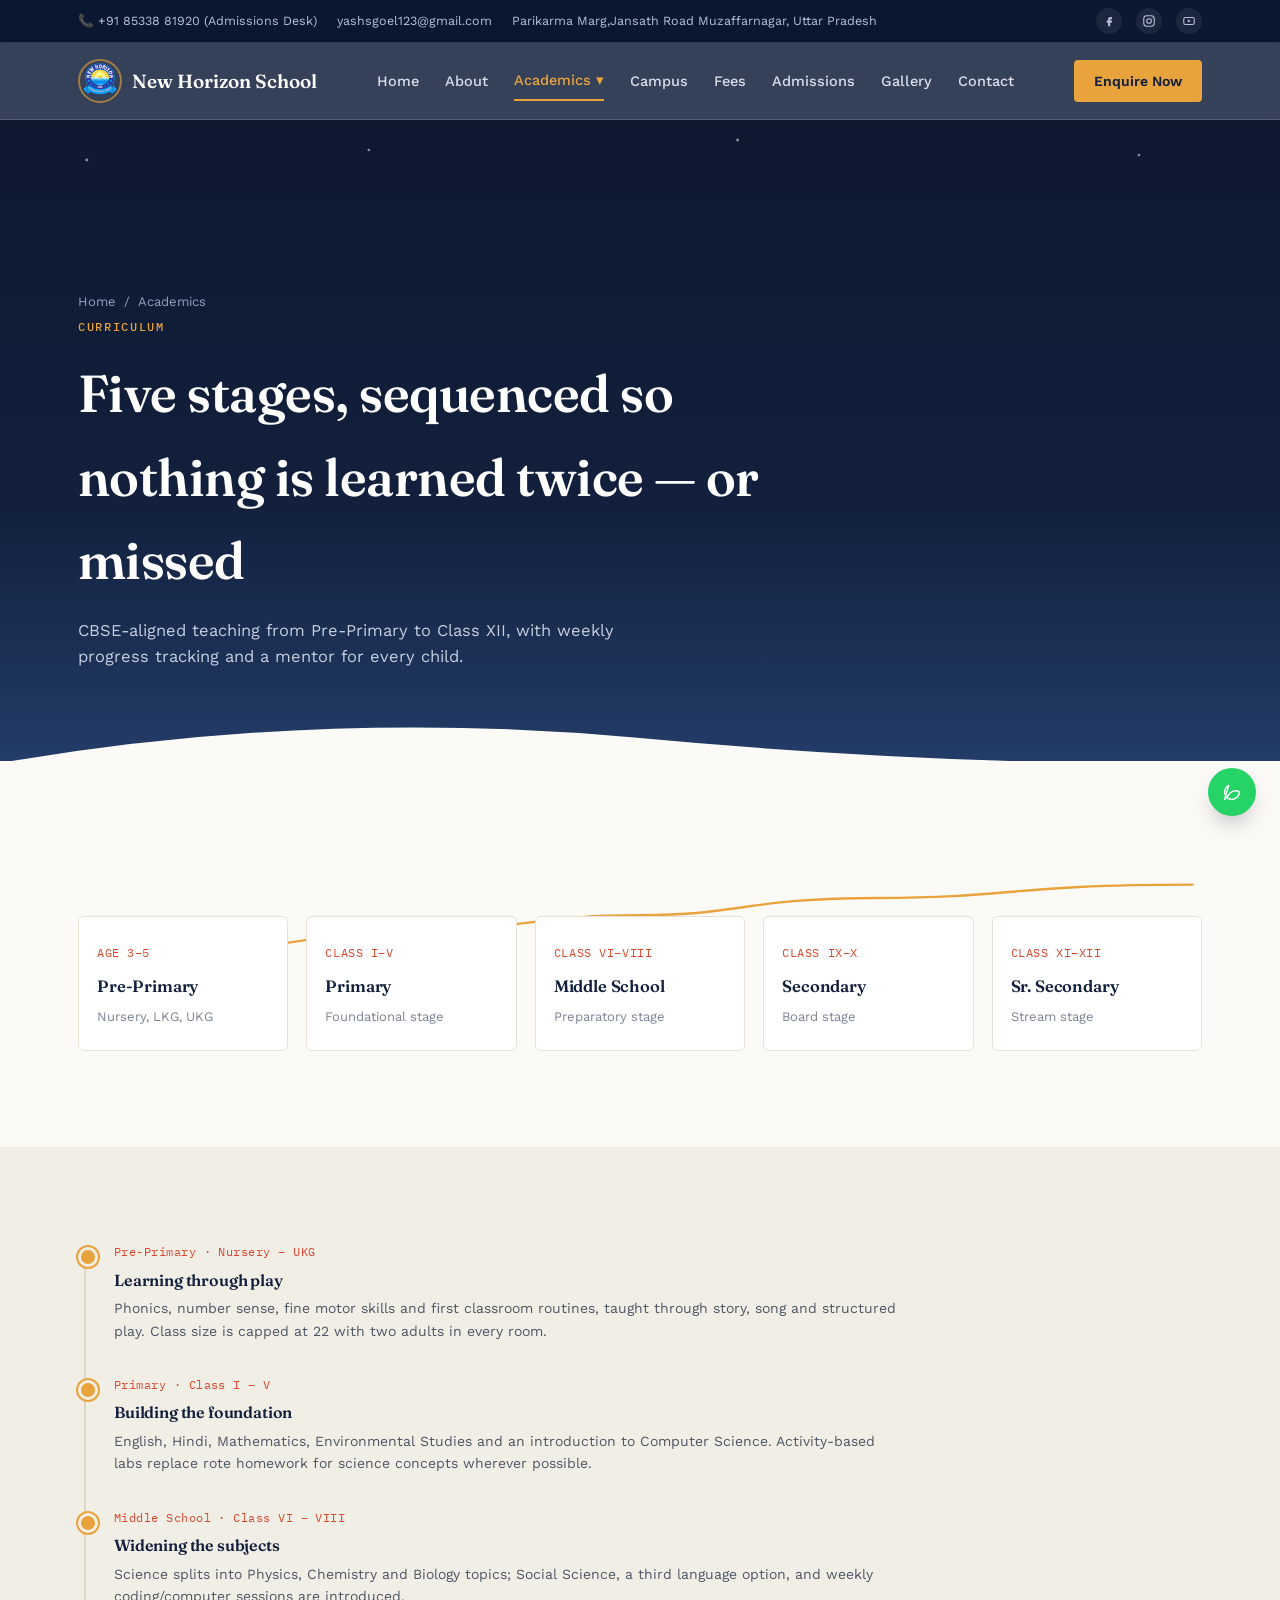
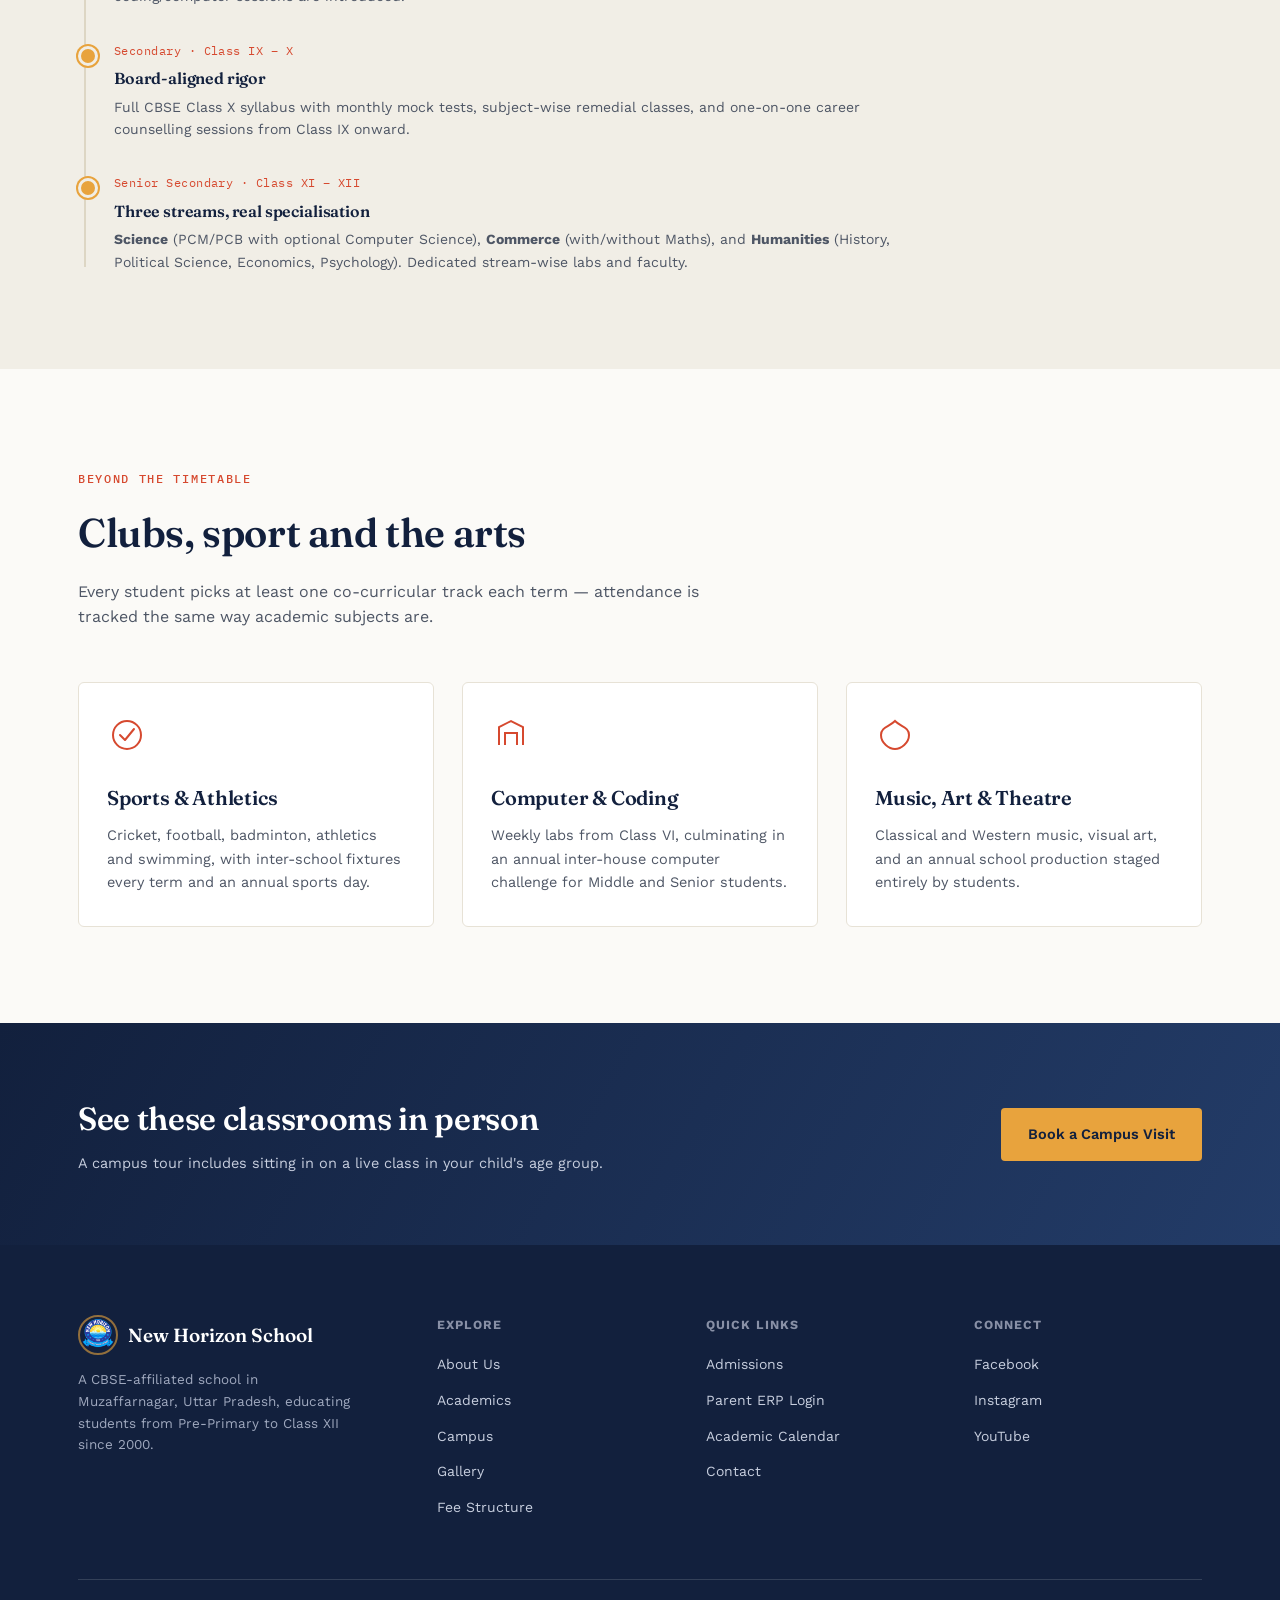
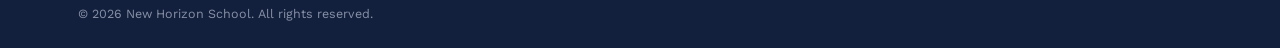
<file: academics.html>
<!DOCTYPE html>
<html lang="en">
<head>
<meta charset="UTF-8">
<meta name="viewport" content="width=device-width, initial-scale=1.0">
<title>Academics — New Horizon School</title>
<link rel="icon" type="image/x-icon" href="/favicon.ico">
<link rel="icon" type="image/png" sizes="32x32" href="/favicon-32x32.png">
<link rel="icon" type="image/png" sizes="16x16" href="/favicon-16x16.png">
<link rel="apple-touch-icon" sizes="180x180" href="/apple-touch-icon.png">
<link rel="manifest" href="/site.webmanifest">
<meta name="description" content="Explore New Horizon School's academic curriculum from Pre-Primary to Class XII, including Science, Commerce and Humanities streams for Sr. Secondary.">
<link rel="canonical" href="https://yashsgoel123-creator.github.io/New-Horizon-School/academics.html">
<meta property="og:type" content="website">
<meta property="og:site_name" content="New Horizon School">
<meta property="og:title" content="Academics — New Horizon School">
<meta property="og:description" content="Explore New Horizon School's academic curriculum from Pre-Primary to Class XII, including Science, Commerce and Humanities streams for Sr. Secondary.">
<meta property="og:url" content="https://yashsgoel123-creator.github.io/New-Horizon-School/academics.html">
<meta property="og:image" content="https://yashsgoel123-creator.github.io/New-Horizon-School/assets/logo.png">
<meta property="og:locale" content="en_IN">
<meta name="twitter:card" content="summary_large_image">
<meta name="twitter:title" content="Academics — New Horizon School">
<meta name="twitter:description" content="Explore New Horizon School's academic curriculum from Pre-Primary to Class XII, including Science, Commerce and Humanities streams for Sr. Secondary.">
<meta name="twitter:image" content="https://yashsgoel123-creator.github.io/New-Horizon-School/assets/logo.png">
<link rel="preconnect" href="https://fonts.googleapis.com">
<link href="https://fonts.googleapis.com/css2?family=Fraunces:ital,opsz,wght@0,9..144,400;0,9..144,500;0,9..144,600;0,9..144,700;1,9..144,500&family=Work+Sans:wght@300;400;500;600;700&family=IBM+Plex+Mono:wght@400;500;600&display=swap" rel="stylesheet">
<link rel="stylesheet" href="styles.css">
<script type="application/ld+json">
{
  "@context": "https://schema.org",
  "@graph": [
    {
      "@type": "School",
      "name": "New Horizon School",
      "description": "CBSE-aligned curriculum from Pre-Primary to Class XII, including Science, Commerce and Humanities streams for Senior Secondary.",
      "url": "https://yashsgoel123-creator.github.io/New-Horizon-School/academics.html",
      "logo": "https://yashsgoel123-creator.github.io/New-Horizon-School/assets/logo.png",
      "telephone": "+91-8533881920",
      "address": {
        "@type": "PostalAddress",
        "streetAddress": "Parikarma Marg, Jansath Road",
        "addressLocality": "Muzaffarnagar",
        "addressRegion": "Uttar Pradesh",
        "addressCountry": "IN"
      },
      "hasCourse": [
        { "@type": "Course", "name": "Pre-Primary (Nursery–UKG)" },
        { "@type": "Course", "name": "Primary (Class I–V)" },
        { "@type": "Course", "name": "Middle School (Class VI–VIII)" },
        { "@type": "Course", "name": "Secondary (Class IX–X)" },
        { "@type": "Course", "name": "Senior Secondary (Class XI–XII) — Science, Commerce, Humanities" }
      ]
    },
    {
      "@type": "BreadcrumbList",
      "itemListElement": [
        { "@type": "ListItem", "position": 1, "name": "Home", "item": "https://yashsgoel123-creator.github.io/New-Horizon-School/index.html" },
        { "@type": "ListItem", "position": 2, "name": "Academics", "item": "https://yashsgoel123-creator.github.io/New-Horizon-School/academics.html" }
      ]
    }
  ]
}
</script>
</head>
<body>

<div class="topbar">
  <div class="container">
    <div class="tb-left">
      <a href="tel:+918533881920">📞 +91 85338 81920 (Admissions Desk)</a>
      <a href="mailto:yashsgoel123@gmail.com">yashsgoel123@gmail.com</a>
      <span>Parikarma Marg,Jansath Road
Muzaffarnagar, Uttar Pradesh</span>
    </div>
    <div class="tb-right">
      <a href="https://www.facebook.com/share/1d7CabNZUM/?mibextid=wwXIfr" target="_blank" rel="noopener noreferrer" aria-label="Facebook"><svg viewBox="0 0 24 24" fill="none"><path d="M14 9h3V5h-3c-2 0-3.5 1.5-3.5 3.5V11H8v4h2.5v6H14v-6h2.7l.5-4H14V9z" fill="currentColor"/></svg></a>
      <a href="https://www.instagram.com/newhorizonschool_mzn/" target="_blank" rel="noopener noreferrer" aria-label="Instagram"><svg viewBox="0 0 24 24" fill="none"><rect x="3" y="3" width="18" height="18" rx="5" stroke="currentColor" stroke-width="1.8"/><circle cx="12" cy="12" r="4" stroke="currentColor" stroke-width="1.8"/><circle cx="17.2" cy="6.8" r="1" fill="currentColor"/></svg></a>
      <a href="https://youtube.com/@newhorizonschoolmuzaffarna2791?si=W-ZeYruj6EdXhcOW/" target="_blank" rel="noopener noreferrer" aria-label="YouTube"><svg viewBox="0 0 24 24" fill="none"><rect x="3" y="6" width="18" height="12" rx="3" stroke="currentColor" stroke-width="1.8"/><path d="M10 9.5v5l5-2.5z" fill="currentColor"/></svg></a>
    </div>
  </div>
</div>

<header>
  <div class="nav-wrap">
    <a class="logo" href="index.html">
      <span class="logo-img"><img src="assets/logo.png" alt="New Horizon School logo"></span>
      New Horizon School
    </a>
    <nav>
      <ul>
        <li><a href="index.html">Home</a></li>
        <li><a href="about.html">About</a></li>
        <li class="has-sub">
          <a href="academics.html">Academics ▾</a>
          <div class="submenu">
            <a href="academics.html#pre-primary">Pre-Primary</a>
            <a href="academics.html#primary">Primary (I–V)</a>
            <a href="academics.html#middle">Middle (VI–VIII)</a>
            <a href="academics.html#secondary">Secondary (IX–X)</a>
            <a href="academics.html#senior-secondary">Sr. Secondary (XI–XII)</a>
          </div>
        </li>
        <li><a href="campus.html">Campus</a></li>
        <li><a href="fees.html">Fees</a></li>
        <li><a href="admissions.html">Admissions</a></li>
        <li><a href="gallery.html">Gallery</a></li>
        <li><a href="contact.html">Contact</a></li>
      </ul>
    </nav>
    <a class="nav-cta" href="contact.html">Enquire Now</a>
    <button class="menu-toggle" aria-label="Toggle menu"><span></span><span></span><span></span></button>
  </div>
  <div class="mobile-nav">
    <ul>
      <li><a href="index.html">Home</a></li>
      <li><a href="about.html">About</a></li>
      <li><a href="academics.html">Academics</a></li>
      <li><a href="campus.html">Campus</a></li>
      <li><a href="fees.html">Fees</a></li>
      <li><a href="admissions.html">Admissions</a></li>
      <li><a href="gallery.html">Gallery</a></li>
      <li><a href="contact.html">Contact</a></li>
    </ul>
    <a class="nav-cta btn btn-primary" href="contact.html">Enquire Now</a>
  </div>
</header>

<section class="page-hero">
  <svg class="stars" width="100%" height="240" viewBox="0 0 1180 240" preserveAspectRatio="none">
    <circle cx="80" cy="40" r="1.4" fill="#fff"/><circle cx="340" cy="30" r="1.2" fill="#fff"/>
    <circle cx="680" cy="20" r="1.4" fill="#fff"/><circle cx="1050" cy="35" r="1.2" fill="#fff"/>
  </svg>
  <div class="container">
    <div class="breadcrumb hero-enter d1"><a href="index.html">Home</a><span>/</span><span>Academics</span></div>
    <span class="eyebrow hero-enter d2">Curriculum</span>
    <h1 class="hero-enter d3">Five stages, sequenced so nothing is learned twice — or missed</h1>
    <p class="lead hero-enter d4">CBSE-aligned teaching from Pre-Primary to Class XII, with weekly progress tracking and a mentor for every child.</p>
  </div>
  <svg class="horizon-arc-bottom" viewBox="0 0 1180 60" preserveAspectRatio="none" width="100%" height="60">
    <path d="M0 60 Q 295 5 590 35 T 1180 60 V60 H0 Z" fill="#FBFAF7"/>
  </svg>
</section>

<section>
  <div class="container">
    <div class="horizon-track reveal">
      <svg class="horizon-line-svg" viewBox="0 0 1180 90" preserveAspectRatio="none">
        <path class="draw" d="M10 80 C 250 80, 250 55, 340 55 C 480 55, 480 40, 590 40 C 700 40, 700 22, 840 22 C 980 22, 980 8, 1170 8" stroke="#E8A33D" stroke-width="2.5" fill="none" stroke-linecap="round"/>
      </svg>
      <div class="stages">
        <div class="stage-card"><span class="stage-age">AGE 3–5</span><h4>Pre-Primary</h4><p>Nursery, LKG, UKG</p></div>
        <div class="stage-card"><span class="stage-age">CLASS I–V</span><h4>Primary</h4><p>Foundational stage</p></div>
        <div class="stage-card"><span class="stage-age">CLASS VI–VIII</span><h4>Middle School</h4><p>Preparatory stage</p></div>
        <div class="stage-card"><span class="stage-age">CLASS IX–X</span><h4>Secondary</h4><p>Board stage</p></div>
        <div class="stage-card"><span class="stage-age">CLASS XI–XII</span><h4>Sr. Secondary</h4><p>Stream stage</p></div>
      </div>
    </div>
  </div>
</section>

<section class="alt-bg">
  <div class="container">
    <div class="timeline reveal" style="max-width:820px;">
      <div class="timeline-item" id="pre-primary">
        <span class="when">Pre-Primary · Nursery – UKG</span>
        <h4>Learning through play</h4>
        <p>Phonics, number sense, fine motor skills and first classroom routines, taught through story, song and structured play. Class size is capped at 22 with two adults in every room.</p>
      </div>
      <div class="timeline-item" id="primary">
        <span class="when">Primary · Class I – V</span>
        <h4>Building the foundation</h4>
        <p>English, Hindi, Mathematics, Environmental Studies and an introduction to Computer Science. Activity-based labs replace rote homework for science concepts wherever possible.</p>
      </div>
      <div class="timeline-item" id="middle">
        <span class="when">Middle School · Class VI – VIII</span>
        <h4>Widening the subjects</h4>
        <p>Science splits into Physics, Chemistry and Biology topics; Social Science, a third language option, and weekly coding/computer sessions are introduced.</p>
      </div>
      <div class="timeline-item" id="secondary">
        <span class="when">Secondary · Class IX – X</span>
        <h4>Board-aligned rigor</h4>
        <p>Full CBSE Class X syllabus with monthly mock tests, subject-wise remedial classes, and one-on-one career counselling sessions from Class IX onward.</p>
      </div>
      <div class="timeline-item" id="senior-secondary">
        <span class="when">Senior Secondary · Class XI – XII</span>
        <h4>Three streams, real specialisation</h4>
        <p><strong>Science</strong> (PCM/PCB with optional Computer Science), <strong>Commerce</strong> (with/without Maths), and <strong>Humanities</strong> (History, Political Science, Economics, Psychology). Dedicated stream-wise labs and faculty.</p>
      </div>
    </div>
  </div>
</section>

<section>
  <div class="container">
    <div class="section-head reveal">
      <span class="eyebrow">Beyond the Timetable</span>
      <h2>Clubs, sport and the arts</h2>
      <p>Every student picks at least one co-curricular track each term — attendance is tracked the same way academic subjects are.</p>
    </div>
    <div class="pillars reveal-stagger">
      <div class="pillar">
        <svg class="glyph" viewBox="0 0 40 40" fill="none"><circle cx="20" cy="20" r="14" stroke="#D6492F" stroke-width="2"/><path d="M13 20l5 5 9-11" stroke="#D6492F" stroke-width="2" stroke-linecap="round" stroke-linejoin="round"/></svg>
        <h3>Sports & Athletics</h3>
        <p>Cricket, football, badminton, athletics and swimming, with inter-school fixtures every term and an annual sports day.</p>
      </div>
      <div class="pillar">
        <svg class="glyph" viewBox="0 0 40 40" fill="none"><path d="M8 30V12l12-6 12 6v18" stroke="#D6492F" stroke-width="2"/><path d="M14 30V18h12v12" stroke="#D6492F" stroke-width="2"/></svg>
        <h3>Computer & Coding</h3>
        <p>Weekly labs from Class VI, culminating in an annual inter-house computer challenge for Middle and Senior students.</p>
      </div>
      <div class="pillar">
        <svg class="glyph" viewBox="0 0 40 40" fill="none"><path d="M20 6c-6 6-14 6-14 14s8 14 14 14 14-6 14-14S26 12 20 6z" stroke="#D6492F" stroke-width="2"/></svg>
        <h3>Music, Art & Theatre</h3>
        <p>Classical and Western music, visual art, and an annual school production staged entirely by students.</p>
      </div>
    </div>
  </div>
</section>

<section class="cta-band">
  <div class="container">
    <div>
      <h3>See these classrooms in person</h3>
      <p>A campus tour includes sitting in on a live class in your child's age group.</p>
    </div>
    <a class="btn btn-primary" href="contact.html">Book a Campus Visit</a>
  </div>
</section>

<footer>
  <div class="container">
    <div class="foot-grid">
      <div>
        <div class="foot-logo">
          <span class="logo-img"><img src="assets/logo.png" alt="New Horizon School logo"></span>
          New Horizon School
        </div>
        <p>A CBSE-affiliated school in Muzaffarnagar, Uttar Pradesh, educating students from Pre-Primary to Class XII since 2000.</p>
      </div>
      <div class="foot-col">
        <h5>Explore</h5>
        <ul>
          <li><a href="about.html">About Us</a></li>
          <li><a href="academics.html">Academics</a></li>
          <li><a href="campus.html">Campus</a></li>
          <li><a href="gallery.html">Gallery</a></li>
          <li><a href="fees.html">Fee Structure</a></li>
        </ul>
      </div>
      <div class="foot-col">
        <h5>Quick Links</h5>
        <ul>
          <li><a href="admissions.html">Admissions</a></li>
          <li><a href="erp/index.html">Parent ERP Login</a></li>
          <li><a href="#">Academic Calendar</a></li>
          <li><a href="contact.html">Contact</a></li>
        </ul>
      </div>
      <div class="foot-col">
        <h5>Connect</h5>
        <ul>
          <li><a href="https://www.facebook.com/share/1d7CabNZUM/?mibextid=wwXIfr" target="_blank" rel="noopener noreferrer">Facebook</a></li>
          <li><a href="https://www.instagram.com/newhorizonschool_mzn/" target="_blank" rel="noopener noreferrer">Instagram</a></li>
          <li><a href="https://youtube.com/@newhorizonschoolmuzaffarna2791?si=W-ZeYruj6EdXhcOW/" target="_blank" rel="noopener noreferrer">YouTube</a></li>
        </ul>
      </div>
    </div>
    <div class="foot-bottom">
      <span>© 2026 New Horizon School. All rights reserved.</span>
      <span></span>
    </div>
  </div>
</footer>

<div class="float-stack">
  <a class="fab whatsapp" href="https://wa.me/918533881920" aria-label="Chat on WhatsApp" target="_blank" rel="noopener">
    <svg viewBox="0 0 24 24" fill="none"><path d="M20 12a8 8 0 11-11.6-7.1L4 20l4.2-4.4A8 8 0 0120 12z" stroke="white" stroke-width="1.6" stroke-linejoin="round"/></svg>
  </a>
  <button class="fab to-top" aria-label="Back to top">
    <svg viewBox="0 0 24 24" fill="none"><path d="M12 19V5M5 12l7-7 7 7" stroke="white" stroke-width="2" stroke-linecap="round" stroke-linejoin="round"/></svg>
  </button>
</div>

<script src="script.js" defer></script>
</body>
</html>
</file>
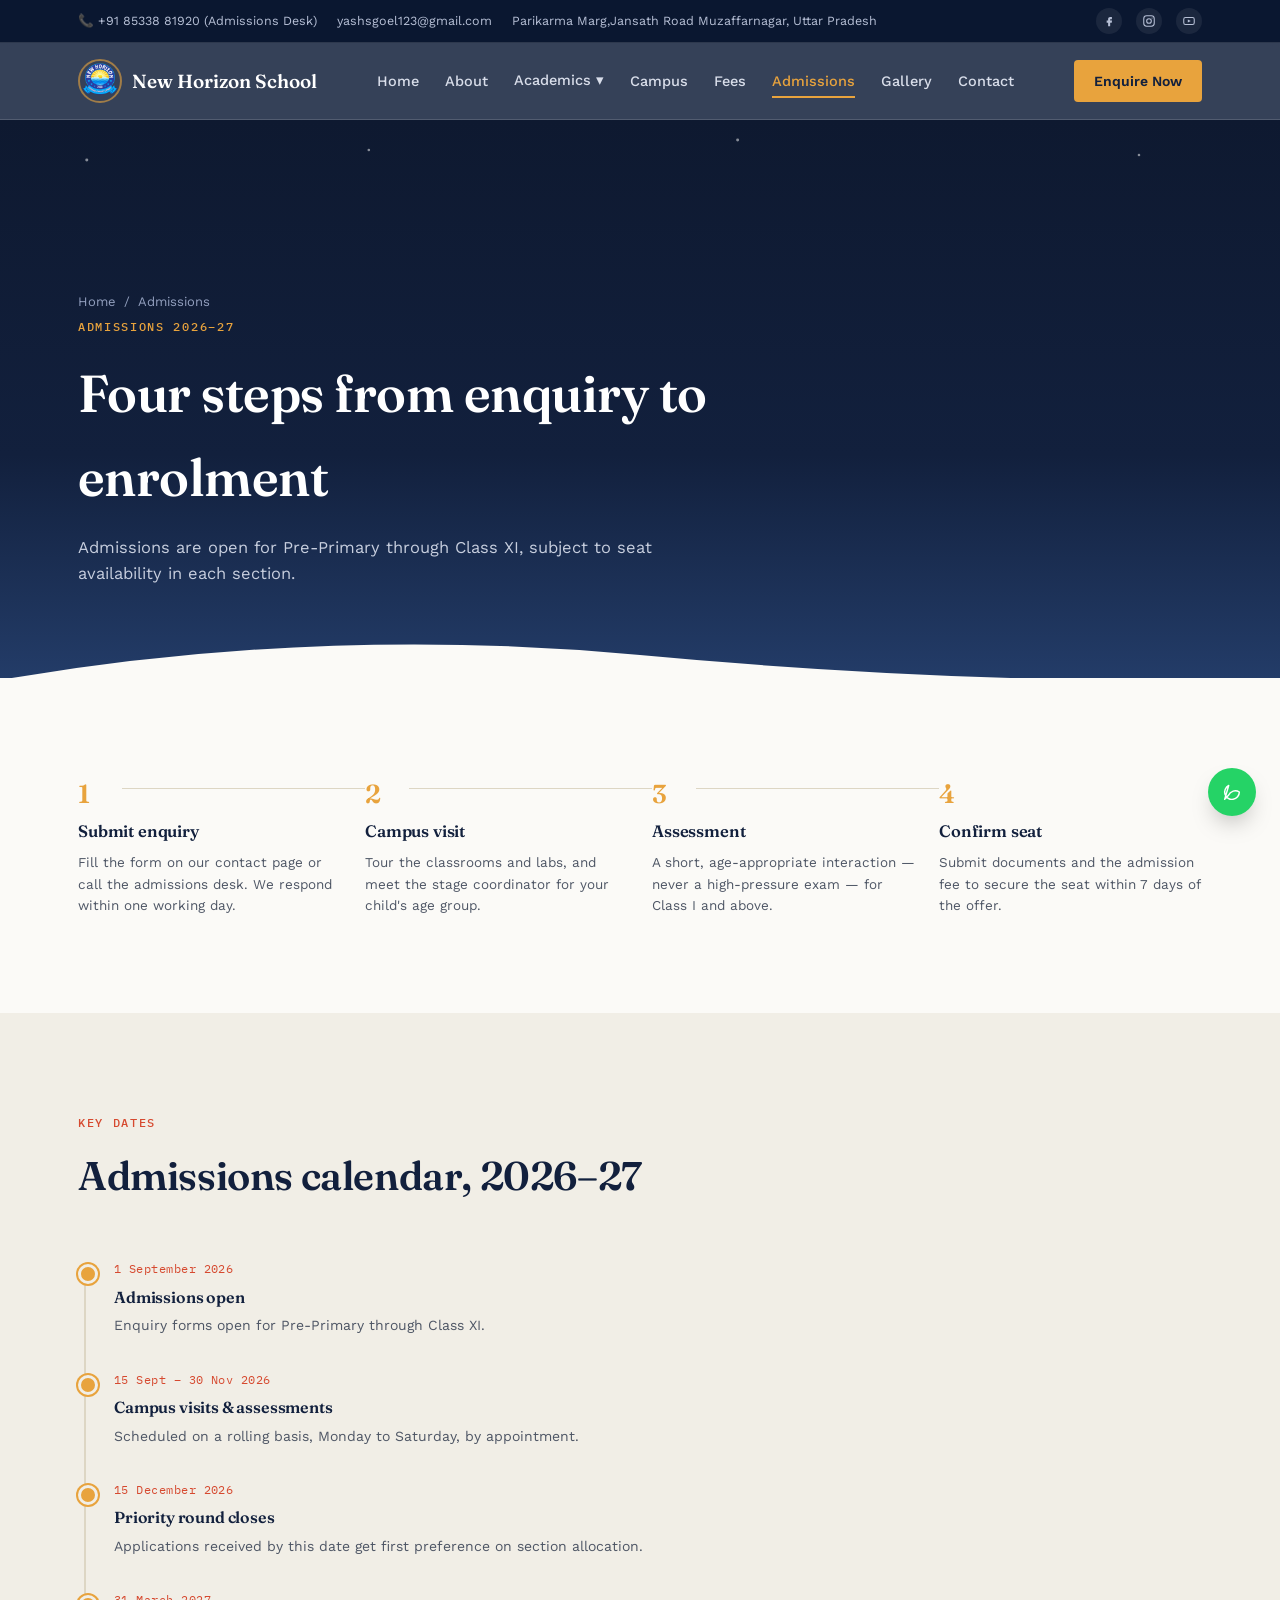
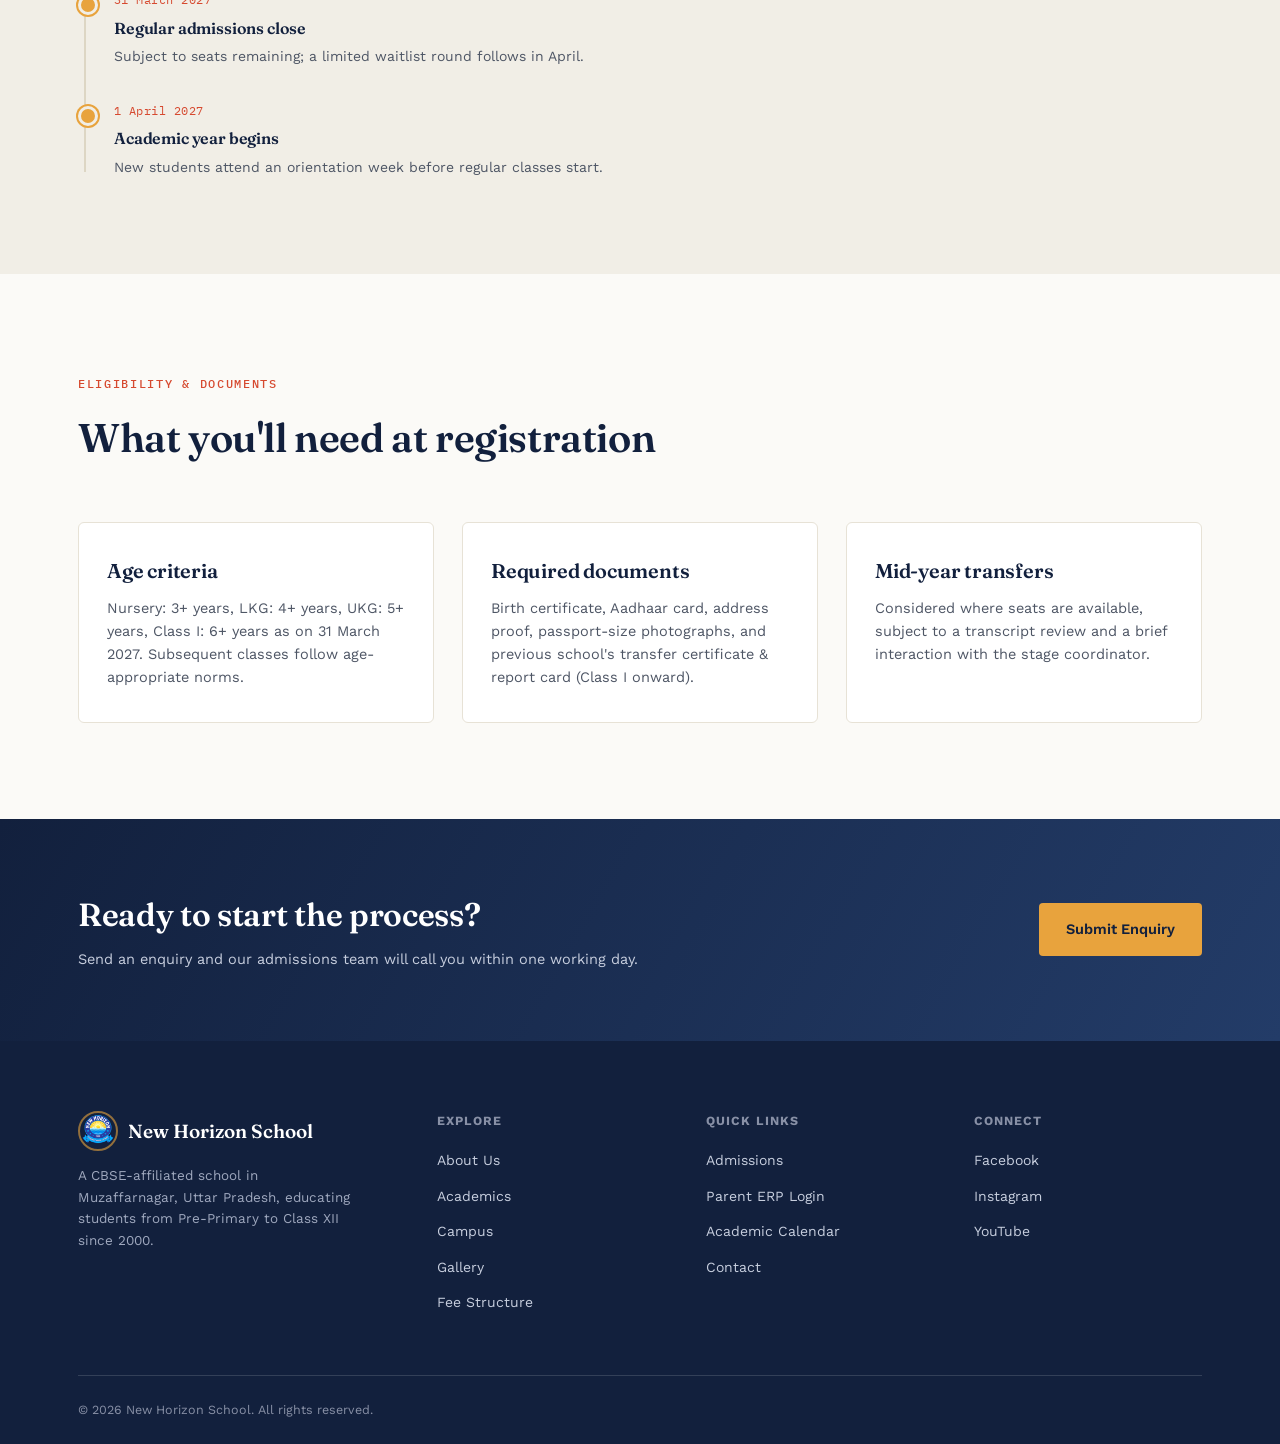
<file: admissions.html>
<!DOCTYPE html>
<html lang="en">
<head>
<meta charset="UTF-8">
<meta name="viewport" content="width=device-width, initial-scale=1.0">
<title>Admissions — New Horizon School</title>
<link rel="icon" type="image/x-icon" href="/favicon.ico">
<link rel="icon" type="image/png" sizes="32x32" href="/favicon-32x32.png">
<link rel="icon" type="image/png" sizes="16x16" href="/favicon-16x16.png">
<link rel="apple-touch-icon" sizes="180x180" href="/apple-touch-icon.png">
<link rel="manifest" href="/site.webmanifest">
<meta name="description" content="Admissions open for 2026–27 at New Horizon School, Muzaffarnagar. Apply now for Pre-Primary through Class XI. CBSE affiliated school.">
<link rel="canonical" href="https://yashsgoel123-creator.github.io/New-Horizon-School/admissions.html">
<meta property="og:type" content="website">
<meta property="og:site_name" content="New Horizon School">
<meta property="og:title" content="Admissions 2026–27 — New Horizon School">
<meta property="og:description" content="Admissions open for 2026–27 at New Horizon School, Muzaffarnagar. Apply now for Pre-Primary through Class XI. CBSE affiliated school.">
<meta property="og:url" content="https://yashsgoel123-creator.github.io/New-Horizon-School/admissions.html">
<meta property="og:image" content="https://yashsgoel123-creator.github.io/New-Horizon-School/assets/logo.png">
<meta property="og:locale" content="en_IN">
<meta name="twitter:card" content="summary_large_image">
<meta name="twitter:title" content="Admissions 2026–27 — New Horizon School">
<meta name="twitter:description" content="Admissions open for 2026–27 at New Horizon School, Muzaffarnagar. Apply now for Pre-Primary through Class XI. CBSE affiliated school.">
<meta name="twitter:image" content="https://yashsgoel123-creator.github.io/New-Horizon-School/assets/logo.png">
<link rel="preconnect" href="https://fonts.googleapis.com">
<link href="https://fonts.googleapis.com/css2?family=Fraunces:ital,opsz,wght@0,9..144,400;0,9..144,500;0,9..144,600;0,9..144,700;1,9..144,500&family=Work+Sans:wght@300;400;500;600;700&family=IBM+Plex+Mono:wght@400;500;600&display=swap" rel="stylesheet">
<link rel="stylesheet" href="styles.css">
<script type="application/ld+json">
{
  "@context": "https://schema.org",
  "@graph": [
    {
      "@type": "School",
      "name": "New Horizon School",
      "description": "Admissions open for 2026–27 at New Horizon School, Muzaffarnagar. Apply now for Pre-Primary through Class XI.",
      "url": "https://yashsgoel123-creator.github.io/New-Horizon-School/admissions.html",
      "logo": "https://yashsgoel123-creator.github.io/New-Horizon-School/assets/logo.png",
      "telephone": "+91-8533881920",
      "email": "yashsgoel123@gmail.com",
      "address": {
        "@type": "PostalAddress",
        "streetAddress": "Parikarma Marg, Jansath Road",
        "addressLocality": "Muzaffarnagar",
        "addressRegion": "Uttar Pradesh",
        "addressCountry": "IN"
      }
    },
    {
      "@type": "BreadcrumbList",
      "itemListElement": [
        { "@type": "ListItem", "position": 1, "name": "Home", "item": "https://yashsgoel123-creator.github.io/New-Horizon-School/index.html" },
        { "@type": "ListItem", "position": 2, "name": "Admissions", "item": "https://yashsgoel123-creator.github.io/New-Horizon-School/admissions.html" }
      ]
    }
  ]
}
</script>
</head>
<body>

<div class="topbar">
  <div class="container">
    <div class="tb-left">
      <a href="tel:+918533881920">📞 +91 85338 81920 (Admissions Desk)</a>
      <a href="mailto:yashsgoel123@gmail.com">yashsgoel123@gmail.com</a>
      <span>Parikarma Marg,Jansath Road
Muzaffarnagar, Uttar Pradesh</span>
    </div>
    <div class="tb-right">
      <a href="https://www.facebook.com/share/1d7CabNZUM/?mibextid=wwXIfr" target="_blank" rel="noopener noreferrer" aria-label="Facebook"><svg viewBox="0 0 24 24" fill="none"><path d="M14 9h3V5h-3c-2 0-3.5 1.5-3.5 3.5V11H8v4h2.5v6H14v-6h2.7l.5-4H14V9z" fill="currentColor"/></svg></a>
      <a href="https://www.instagram.com/newhorizonschool_mzn/" target="_blank" rel="noopener noreferrer" aria-label="Instagram"><svg viewBox="0 0 24 24" fill="none"><rect x="3" y="3" width="18" height="18" rx="5" stroke="currentColor" stroke-width="1.8"/><circle cx="12" cy="12" r="4" stroke="currentColor" stroke-width="1.8"/><circle cx="17.2" cy="6.8" r="1" fill="currentColor"/></svg></a>
      <a href="https://youtube.com/@newhorizonschoolmuzaffarna2791?si=W-ZeYruj6EdXhcOW/" target="_blank" rel="noopener noreferrer" aria-label="YouTube"><svg viewBox="0 0 24 24" fill="none"><rect x="3" y="6" width="18" height="12" rx="3" stroke="currentColor" stroke-width="1.8"/><path d="M10 9.5v5l5-2.5z" fill="currentColor"/></svg></a>
    </div>
  </div>
</div>

<header>
  <div class="nav-wrap">
    <a class="logo" href="index.html">
      <span class="logo-img"><img src="assets/logo.png" alt="New Horizon School logo"></span>
      New Horizon School
    </a>
    <nav>
      <ul>
        <li><a href="index.html">Home</a></li>
        <li><a href="about.html">About</a></li>
        <li class="has-sub">
          <a href="academics.html">Academics ▾</a>
          <div class="submenu">
            <a href="academics.html#pre-primary">Pre-Primary</a>
            <a href="academics.html#primary">Primary (I–V)</a>
            <a href="academics.html#middle">Middle (VI–VIII)</a>
            <a href="academics.html#secondary">Secondary (IX–X)</a>
            <a href="academics.html#senior-secondary">Sr. Secondary (XI–XII)</a>
          </div>
        </li>
        <li><a href="campus.html">Campus</a></li>
        <li><a href="fees.html">Fees</a></li>
        <li><a href="admissions.html">Admissions</a></li>
        <li><a href="gallery.html">Gallery</a></li>
        <li><a href="contact.html">Contact</a></li>
      </ul>
    </nav>
    <a class="nav-cta" href="contact.html">Enquire Now</a>
    <button class="menu-toggle" aria-label="Toggle menu"><span></span><span></span><span></span></button>
  </div>
  <div class="mobile-nav">
    <ul>
      <li><a href="index.html">Home</a></li>
      <li><a href="about.html">About</a></li>
      <li><a href="academics.html">Academics</a></li>
      <li><a href="campus.html">Campus</a></li>
      <li><a href="fees.html">Fees</a></li>
      <li><a href="admissions.html">Admissions</a></li>
      <li><a href="gallery.html">Gallery</a></li>
      <li><a href="contact.html">Contact</a></li>
    </ul>
    <a class="nav-cta btn btn-primary" href="contact.html">Enquire Now</a>
  </div>
</header>

<section class="page-hero">
  <svg class="stars" width="100%" height="240" viewBox="0 0 1180 240" preserveAspectRatio="none">
    <circle cx="80" cy="40" r="1.4" fill="#fff"/><circle cx="340" cy="30" r="1.2" fill="#fff"/>
    <circle cx="680" cy="20" r="1.4" fill="#fff"/><circle cx="1050" cy="35" r="1.2" fill="#fff"/>
  </svg>
  <div class="container">
    <div class="breadcrumb hero-enter d1"><a href="index.html">Home</a><span>/</span><span>Admissions</span></div>
    <span class="eyebrow hero-enter d2">Admissions 2026–27</span>
    <h1 class="hero-enter d3">Four steps from enquiry to enrolment</h1>
    <p class="lead hero-enter d4">Admissions are open for Pre-Primary through Class XI, subject to seat availability in each section.</p>
  </div>
  <svg class="horizon-arc-bottom" viewBox="0 0 1180 60" preserveAspectRatio="none" width="100%" height="60">
    <path d="M0 60 Q 295 5 590 35 T 1180 60 V60 H0 Z" fill="#FBFAF7"/>
  </svg>
</section>

<section>
  <div class="container">
    <div class="steps reveal-stagger">
      <div class="step">
        <h4>Submit enquiry</h4>
        <p>Fill the form on our contact page or call the admissions desk. We respond within one working day.</p>
      </div>
      <div class="step">
        <h4>Campus visit</h4>
        <p>Tour the classrooms and labs, and meet the stage coordinator for your child's age group.</p>
      </div>
      <div class="step">
        <h4>Assessment</h4>
        <p>A short, age-appropriate interaction — never a high-pressure exam — for Class I and above.</p>
      </div>
      <div class="step">
        <h4>Confirm seat</h4>
        <p>Submit documents and the admission fee to secure the seat within 7 days of the offer.</p>
      </div>
    </div>
  </div>
</section>

<section class="alt-bg">
  <div class="container">
    <div class="section-head reveal">
      <span class="eyebrow">Key Dates</span>
      <h2>Admissions calendar, 2026–27</h2>
    </div>
    <div class="timeline reveal" style="max-width:760px;">
      <div class="timeline-item">
        <span class="when">1 September 2026</span>
        <h4>Admissions open</h4>
        <p>Enquiry forms open for Pre-Primary through Class XI.</p>
      </div>
      <div class="timeline-item">
        <span class="when">15 Sept – 30 Nov 2026</span>
        <h4>Campus visits & assessments</h4>
        <p>Scheduled on a rolling basis, Monday to Saturday, by appointment.</p>
      </div>
      <div class="timeline-item">
        <span class="when">15 December 2026</span>
        <h4>Priority round closes</h4>
        <p>Applications received by this date get first preference on section allocation.</p>
      </div>
      <div class="timeline-item">
        <span class="when">31 March 2027</span>
        <h4>Regular admissions close</h4>
        <p>Subject to seats remaining; a limited waitlist round follows in April.</p>
      </div>
      <div class="timeline-item">
        <span class="when">1 April 2027</span>
        <h4>Academic year begins</h4>
        <p>New students attend an orientation week before regular classes start.</p>
      </div>
    </div>
  </div>
</section>

<section>
  <div class="container">
    <div class="section-head reveal">
      <span class="eyebrow">Eligibility & Documents</span>
      <h2>What you'll need at registration</h2>
    </div>
    <div class="pillars reveal-stagger">
      <div class="pillar">
        <h3>Age criteria</h3>
        <p>Nursery: 3+ years, LKG: 4+ years, UKG: 5+ years, Class I: 6+ years as on 31 March 2027. Subsequent classes follow age-appropriate norms.</p>
      </div>
      <div class="pillar">
        <h3>Required documents</h3>
        <p>Birth certificate, Aadhaar card, address proof, passport-size photographs, and previous school's transfer certificate & report card (Class I onward).</p>
      </div>
      <div class="pillar">
        <h3>Mid-year transfers</h3>
        <p>Considered where seats are available, subject to a transcript review and a brief interaction with the stage coordinator.</p>
      </div>
    </div>
  </div>
</section>

<section class="cta-band">
  <div class="container">
    <div>
      <h3>Ready to start the process?</h3>
      <p>Send an enquiry and our admissions team will call you within one working day.</p>
    </div>
    <a class="btn btn-primary" href="contact.html">Submit Enquiry</a>
  </div>
</section>

<footer>
  <div class="container">
    <div class="foot-grid">
      <div>
        <div class="foot-logo">
          <span class="logo-img"><img src="assets/logo.png" alt="New Horizon School logo"></span>
          New Horizon School
        </div>
        <p>A CBSE-affiliated school in Muzaffarnagar, Uttar Pradesh, educating students from Pre-Primary to Class XII since 2000.</p>
      </div>
      <div class="foot-col">
        <h5>Explore</h5>
        <ul>
          <li><a href="about.html">About Us</a></li>
          <li><a href="academics.html">Academics</a></li>
          <li><a href="campus.html">Campus</a></li>
          <li><a href="gallery.html">Gallery</a></li>
          <li><a href="fees.html">Fee Structure</a></li>
        </ul>
      </div>
      <div class="foot-col">
        <h5>Quick Links</h5>
        <ul>
          <li><a href="admissions.html">Admissions</a></li>
          <li><a href="erp/index.html">Parent ERP Login</a></li>
          <li><a href="#">Academic Calendar</a></li>
          <li><a href="contact.html">Contact</a></li>
        </ul>
      </div>
      <div class="foot-col">
        <h5>Connect</h5>
        <ul>
          <li><a href="https://www.facebook.com/share/1d7CabNZUM/?mibextid=wwXIfr" target="_blank" rel="noopener noreferrer">Facebook</a></li>
          <li><a href="https://www.instagram.com/newhorizonschool_mzn/" target="_blank" rel="noopener noreferrer">Instagram</a></li>
          <li><a href="https://youtube.com/@newhorizonschoolmuzaffarna2791?si=W-ZeYruj6EdXhcOW/" target="_blank" rel="noopener noreferrer">YouTube</a></li>
        </ul>
      </div>
    </div>
    <div class="foot-bottom">
      <span>© 2026 New Horizon School. All rights reserved.</span>
      <span></span>
    </div>
  </div>
</footer>

<div class="float-stack">
  <a class="fab whatsapp" href="https://wa.me/918533881920" aria-label="Chat on WhatsApp" target="_blank" rel="noopener">
    <svg viewBox="0 0 24 24" fill="none"><path d="M20 12a8 8 0 11-11.6-7.1L4 20l4.2-4.4A8 8 0 0120 12z" stroke="white" stroke-width="1.6" stroke-linejoin="round"/></svg>
  </a>
  <button class="fab to-top" aria-label="Back to top">
    <svg viewBox="0 0 24 24" fill="none"><path d="M12 19V5M5 12l7-7 7 7" stroke="white" stroke-width="2" stroke-linecap="round" stroke-linejoin="round"/></svg>
  </button>
</div>

<script src="script.js" defer></script>
</body>
</html>
</file>
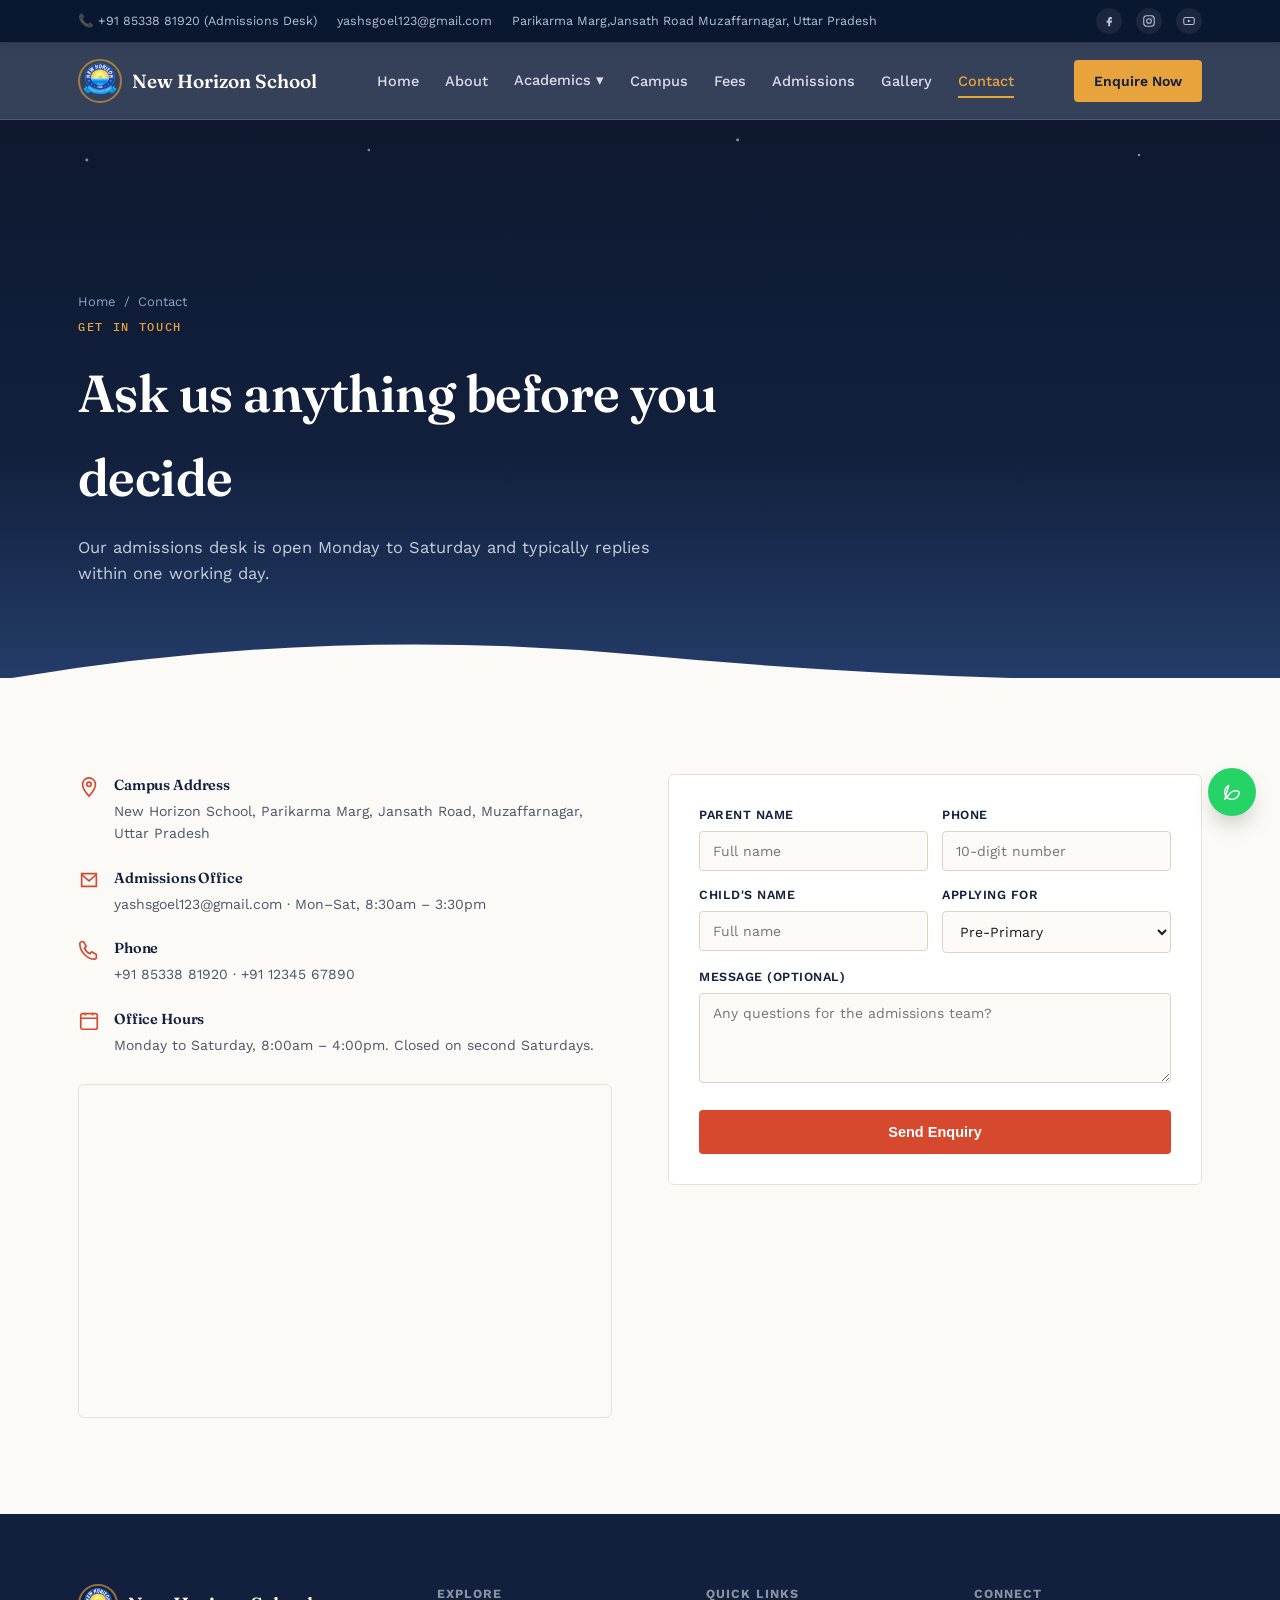
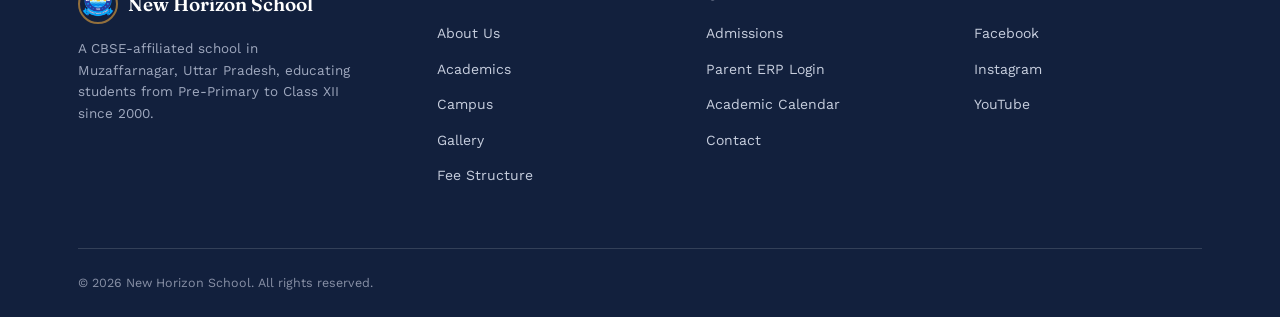
<file: contact.html>
<!DOCTYPE html>
<html lang="en">
<head>
<meta charset="UTF-8">
<meta name="viewport" content="width=device-width, initial-scale=1.0">
<title>Contact — New Horizon School</title>
<link rel="icon" type="image/x-icon" href="/favicon.ico">
<link rel="icon" type="image/png" sizes="32x32" href="/favicon-32x32.png">
<link rel="icon" type="image/png" sizes="16x16" href="/favicon-16x16.png">
<link rel="apple-touch-icon" sizes="180x180" href="/apple-touch-icon.png">
<link rel="manifest" href="/site.webmanifest">
<meta name="description" content="Get in touch with New Horizon School, Muzaffarnagar. Find our address, phone number, email, and admissions desk contact details.">
<link rel="canonical" href="https://yashsgoel123-creator.github.io/New-Horizon-School/contact.html">
<meta property="og:type" content="website">
<meta property="og:site_name" content="New Horizon School">
<meta property="og:title" content="Contact — New Horizon School">
<meta property="og:description" content="Get in touch with New Horizon School, Muzaffarnagar. Find our address, phone number, email, and admissions desk contact details.">
<meta property="og:url" content="https://yashsgoel123-creator.github.io/New-Horizon-School/contact.html">
<meta property="og:image" content="https://yashsgoel123-creator.github.io/New-Horizon-School/assets/logo.png">
<meta property="og:locale" content="en_IN">
<meta name="twitter:card" content="summary_large_image">
<meta name="twitter:title" content="Contact — New Horizon School">
<meta name="twitter:description" content="Get in touch with New Horizon School, Muzaffarnagar. Find our address, phone number, email, and admissions desk contact details.">
<meta name="twitter:image" content="https://yashsgoel123-creator.github.io/New-Horizon-School/assets/logo.png">
<link rel="preconnect" href="https://fonts.googleapis.com">
<link href="https://fonts.googleapis.com/css2?family=Fraunces:ital,opsz,wght@0,9..144,400;0,9..144,500;0,9..144,600;0,9..144,700;1,9..144,500&family=Work+Sans:wght@300;400;500;600;700&family=IBM+Plex+Mono:wght@400;500;600&display=swap" rel="stylesheet">
<link rel="stylesheet" href="styles.css">
<script type="application/ld+json">
{
  "@context": "https://schema.org",
  "@graph": [
    {
      "@type": "School",
      "name": "New Horizon School",
      "description": "Get in touch with New Horizon School, Muzaffarnagar — address, phone, email, and admissions desk contact details.",
      "url": "https://yashsgoel123-creator.github.io/New-Horizon-School/contact.html",
      "logo": "https://yashsgoel123-creator.github.io/New-Horizon-School/assets/logo.png",
      "telephone": "+91-8533881920",
      "email": "yashsgoel123@gmail.com",
      "address": {
        "@type": "PostalAddress",
        "streetAddress": "Parikarma Marg, Jansath Road",
        "addressLocality": "Muzaffarnagar",
        "addressRegion": "Uttar Pradesh",
        "addressCountry": "IN"
      },
      "openingHoursSpecification": {
        "@type": "OpeningHoursSpecification",
        "dayOfWeek": ["Monday","Tuesday","Wednesday","Thursday","Friday","Saturday"],
        "opens": "08:00",
        "closes": "16:00"
      },
      "sameAs": [
        "https://www.facebook.com/share/1d7CabNZUM/?mibextid=wwXIfr",
        "https://www.instagram.com/newhorizonschool_mzn/",
        "https://youtube.com/@newhorizonschoolmuzaffarna2791"
      ]
    },
    {
      "@type": "BreadcrumbList",
      "itemListElement": [
        { "@type": "ListItem", "position": 1, "name": "Home", "item": "https://yashsgoel123-creator.github.io/New-Horizon-School/index.html" },
        { "@type": "ListItem", "position": 2, "name": "Contact", "item": "https://yashsgoel123-creator.github.io/New-Horizon-School/contact.html" }
      ]
    }
  ]
}
</script>
</head>
<body>

<div class="topbar">
  <div class="container">
    <div class="tb-left">
      <a href="tel:+918533881920">📞 +91 85338 81920 (Admissions Desk)</a>
      <a href="mailto:yashsgoel123@gmail.com">yashsgoel123@gmail.com</a>
      <span>Parikarma Marg,Jansath Road
Muzaffarnagar, Uttar Pradesh</span>
    </div>
    <div class="tb-right">
      <a href="https://www.facebook.com/share/1d7CabNZUM/?mibextid=wwXIfr" target="_blank" rel="noopener noreferrer" aria-label="Facebook"><svg viewBox="0 0 24 24" fill="none"><path d="M14 9h3V5h-3c-2 0-3.5 1.5-3.5 3.5V11H8v4h2.5v6H14v-6h2.7l.5-4H14V9z" fill="currentColor"/></svg></a>
      <a href="https://www.instagram.com/newhorizonschool_mzn/" target="_blank" rel="noopener noreferrer" aria-label="Instagram"><svg viewBox="0 0 24 24" fill="none"><rect x="3" y="3" width="18" height="18" rx="5" stroke="currentColor" stroke-width="1.8"/><circle cx="12" cy="12" r="4" stroke="currentColor" stroke-width="1.8"/><circle cx="17.2" cy="6.8" r="1" fill="currentColor"/></svg></a>
      <a href="https://youtube.com/@newhorizonschoolmuzaffarna2791?si=W-ZeYruj6EdXhcOW/" target="_blank" rel="noopener noreferrer" aria-label="YouTube"><svg viewBox="0 0 24 24" fill="none"><rect x="3" y="6" width="18" height="12" rx="3" stroke="currentColor" stroke-width="1.8"/><path d="M10 9.5v5l5-2.5z" fill="currentColor"/></svg></a>
    </div>
  </div>
</div>

<header>
  <div class="nav-wrap">
    <a class="logo" href="index.html">
      <span class="logo-img"><img src="assets/logo.png" alt="New Horizon School logo"></span>
      New Horizon School
    </a>
    <nav>
      <ul>
        <li><a href="index.html">Home</a></li>
        <li><a href="about.html">About</a></li>
        <li class="has-sub">
          <a href="academics.html">Academics ▾</a>
          <div class="submenu">
            <a href="academics.html#pre-primary">Pre-Primary</a>
            <a href="academics.html#primary">Primary (I–V)</a>
            <a href="academics.html#middle">Middle (VI–VIII)</a>
            <a href="academics.html#secondary">Secondary (IX–X)</a>
            <a href="academics.html#senior-secondary">Sr. Secondary (XI–XII)</a>
          </div>
        </li>
        <li><a href="campus.html">Campus</a></li>
        <li><a href="fees.html">Fees</a></li>
        <li><a href="admissions.html">Admissions</a></li>
        <li><a href="gallery.html">Gallery</a></li>
        <li><a href="contact.html">Contact</a></li>
      </ul>
    </nav>
    <a class="nav-cta" href="contact.html">Enquire Now</a>
    <button class="menu-toggle" aria-label="Toggle menu"><span></span><span></span><span></span></button>
  </div>
  <div class="mobile-nav">
    <ul>
      <li><a href="index.html">Home</a></li>
      <li><a href="about.html">About</a></li>
      <li><a href="academics.html">Academics</a></li>
      <li><a href="campus.html">Campus</a></li>
      <li><a href="fees.html">Fees</a></li>
      <li><a href="admissions.html">Admissions</a></li>
      <li><a href="gallery.html">Gallery</a></li>
      <li><a href="contact.html">Contact</a></li>
    </ul>
    <a class="nav-cta btn btn-primary" href="contact.html">Enquire Now</a>
  </div>
</header>

<section class="page-hero">
  <svg class="stars" width="100%" height="240" viewBox="0 0 1180 240" preserveAspectRatio="none">
    <circle cx="80" cy="40" r="1.4" fill="#fff"/><circle cx="340" cy="30" r="1.2" fill="#fff"/>
    <circle cx="680" cy="20" r="1.4" fill="#fff"/><circle cx="1050" cy="35" r="1.2" fill="#fff"/>
  </svg>
  <div class="container">
    <div class="breadcrumb hero-enter d1"><a href="index.html">Home</a><span>/</span><span>Contact</span></div>
    <span class="eyebrow hero-enter d2">Get In Touch</span>
    <h1 class="hero-enter d3">Ask us anything before you decide</h1>
    <p class="lead hero-enter d4">Our admissions desk is open Monday to Saturday and typically replies within one working day.</p>
  </div>
  <svg class="horizon-arc-bottom" viewBox="0 0 1180 60" preserveAspectRatio="none" width="100%" height="60">
    <path d="M0 60 Q 295 5 590 35 T 1180 60 V60 H0 Z" fill="#FBFAF7"/>
  </svg>
</section>

<section>
  <div class="container">
    <div class="contact-grid">
      <div class="reveal">
        <div class="info-row">
          <svg class="ic" viewBox="0 0 24 24" fill="none"><path d="M12 22s7-7.4 7-13a7 7 0 10-14 0c0 5.6 7 13 7 13z" stroke="#D6492F" stroke-width="1.8"/><circle cx="12" cy="9" r="2.4" stroke="#D6492F" stroke-width="1.8"/></svg>
          <div><h4>Campus Address</h4><p>New Horizon School, Parikarma Marg, Jansath Road, Muzaffarnagar, Uttar Pradesh
</p></div>
        </div>
        <div class="info-row">
          <svg class="ic" viewBox="0 0 24 24" fill="none"><path d="M4 5h16v14H4z" stroke="#D6492F" stroke-width="1.8"/><path d="M4 6l8 7 8-7" stroke="#D6492F" stroke-width="1.8"/></svg>
          <div><h4>Admissions Office</h4><p>yashsgoel123@gmail.com · Mon–Sat, 8:30am – 3:30pm</p></div>
        </div>
        <div class="info-row">
          <svg class="ic" viewBox="0 0 24 24" fill="none"><path d="M6 3l3 5-2 2c1 2.5 3.5 5 6 6l2-2 5 3v3c0 1-1 2-2 2C10 22 2 14 2 5c0-1 1-2 2-2h2z" stroke="#D6492F" stroke-width="1.8"/></svg>
          <div><h4>Phone</h4><p>+91 85338 81920 · +91 12345 67890</p></div>
        </div>
        <div class="info-row">
          <svg class="ic" viewBox="0 0 24 24" fill="none"><rect x="3" y="4" width="18" height="17" rx="2" stroke="#D6492F" stroke-width="1.8"/><path d="M3 9h18M8 3v3M16 3v3" stroke="#D6492F" stroke-width="1.8"/></svg>
          <div><h4>Office Hours</h4><p>Monday to Saturday, 8:00am – 4:00pm. Closed on second Saturdays.</p></div>
        </div>

        <div class="map-embed">
  <iframe
    src="https://www.google.com/maps/embed?pb=!1m18!1m12!1m3!1d3474.1495942610627!2d77.71227137468654!3d29.453641775226384!2m3!1f0!2f0!3f0!3m2!1i1024!2i768!4f13.1!3m3!1m2!1s0x390c1b1c71be795f%3A0x1ec843017047e6c8!2sNEW%20HORIZON%20SCHOOL!5e0!3m2!1sen!2sin!4v1785910481219!5m2!1sen!2sin"
    width="100%"
    height="440"
    style="border:0; border-radius:16px;"
    allowfullscreen=""
    loading="lazy"
    referrerpolicy="strict-origin-when-cross-origin">
  </iframe>
  </div>
</div>

     <form id="enquiry-form" class="reveal" action="https://api.web3forms.com/submit" method="POST">
  
  <input type="hidden" name="access_key" value="b59c768d-dbff-43e7-80e6-d4ebce894762">
  <input type="hidden" name="subject" value="New Admission Enquiry from Website">
  <input type="hidden" name="from_name" value="School Website Enquiry Form">

  <div class="form-row">
    <div>
      <label for="pname">Parent Name</label>
      <input id="pname" name="parent_name" type="text" placeholder="Full name" required>
    </div>
    <div>
      <label for="phone">Phone</label>
      <input id="phone" name="phone" type="tel" placeholder="10-digit number" required>
    </div>
  </div>
  <div class="form-row">
    <div>
      <label for="cname">Child's Name</label>
      <input id="cname" name="child_name" type="text" placeholder="Full name">
    </div>
    <div>
      <label for="class">Applying For</label>
      <select id="class" name="applying_for">
        <option>Pre-Primary</option>
        <option>Primary (I–V)</option>
        <option>Middle (VI–VIII)</option>
        <option>Secondary (IX–X)</option>
        <option>Sr. Secondary (XI–XII)</option>
      </select>
    </div>
  </div>
  <div class="form-row">
    <div class="full">
      <label for="msg">Message (optional)</label>
      <textarea id="msg" name="message" placeholder="Any questions for the admissions team?"></textarea>
    </div>
  </div>
  <button class="submit-btn" type="submit">Send Enquiry</button>
</form>
    </div>
  </div>
</section>

<footer>
  <div class="container">
    <div class="foot-grid">
      <div>
        <div class="foot-logo">
          <span class="logo-img"><img src="assets/logo.png" alt="New Horizon School logo"></span>
          New Horizon School
        </div>
        <p>A CBSE-affiliated school in Muzaffarnagar, Uttar Pradesh, educating students from Pre-Primary to Class XII since 2000.</p>
      </div>
      <div class="foot-col">
        <h5>Explore</h5>
        <ul>
          <li><a href="about.html">About Us</a></li>
          <li><a href="academics.html">Academics</a></li>
          <li><a href="campus.html">Campus</a></li>
          <li><a href="gallery.html">Gallery</a></li>
          <li><a href="fees.html">Fee Structure</a></li>
        </ul>
      </div>
      <div class="foot-col">
        <h5>Quick Links</h5>
        <ul>
          <li><a href="admissions.html">Admissions</a></li>
          <li><a href="erp/index.html">Parent ERP Login</a></li>
          <li><a href="#">Academic Calendar</a></li>
          <li><a href="contact.html">Contact</a></li>
        </ul>
      </div>
      <div class="foot-col">
        <h5>Connect</h5>
        <ul>
          <li><a href="https://www.facebook.com/share/1d7CabNZUM/?mibextid=wwXIfr" target="_blank" rel="noopener noreferrer">Facebook</a></li>
          <li><a href="https://www.instagram.com/newhorizonschool_mzn/" target="_blank" rel="noopener noreferrer">Instagram</a></li>
          <li><a href="https://youtube.com/@newhorizonschoolmuzaffarna2791?si=W-ZeYruj6EdXhcOW/" target="_blank" rel="noopener noreferrer">YouTube</a></li>
        </ul>
      </div>
    </div>
    <div class="foot-bottom">
      <span>© 2026 New Horizon School. All rights reserved.</span>
      <span></span>
    </div>
  </div>
</footer>

<div class="float-stack">
  <a class="fab whatsapp" href="https://wa.me/918533881920" aria-label="Chat on WhatsApp" target="_blank" rel="noopener">
    <svg viewBox="0 0 24 24" fill="none"><path d="M20 12a8 8 0 11-11.6-7.1L4 20l4.2-4.4A8 8 0 0120 12z" stroke="white" stroke-width="1.6" stroke-linejoin="round"/></svg>
  </a>
  <button class="fab to-top" aria-label="Back to top">
    <svg viewBox="0 0 24 24" fill="none"><path d="M12 19V5M5 12l7-7 7 7" stroke="white" stroke-width="2" stroke-linecap="round" stroke-linejoin="round"/></svg>
  </button>
</div>

<script src="script.js" defer></script>
</body>
</html>
</file>
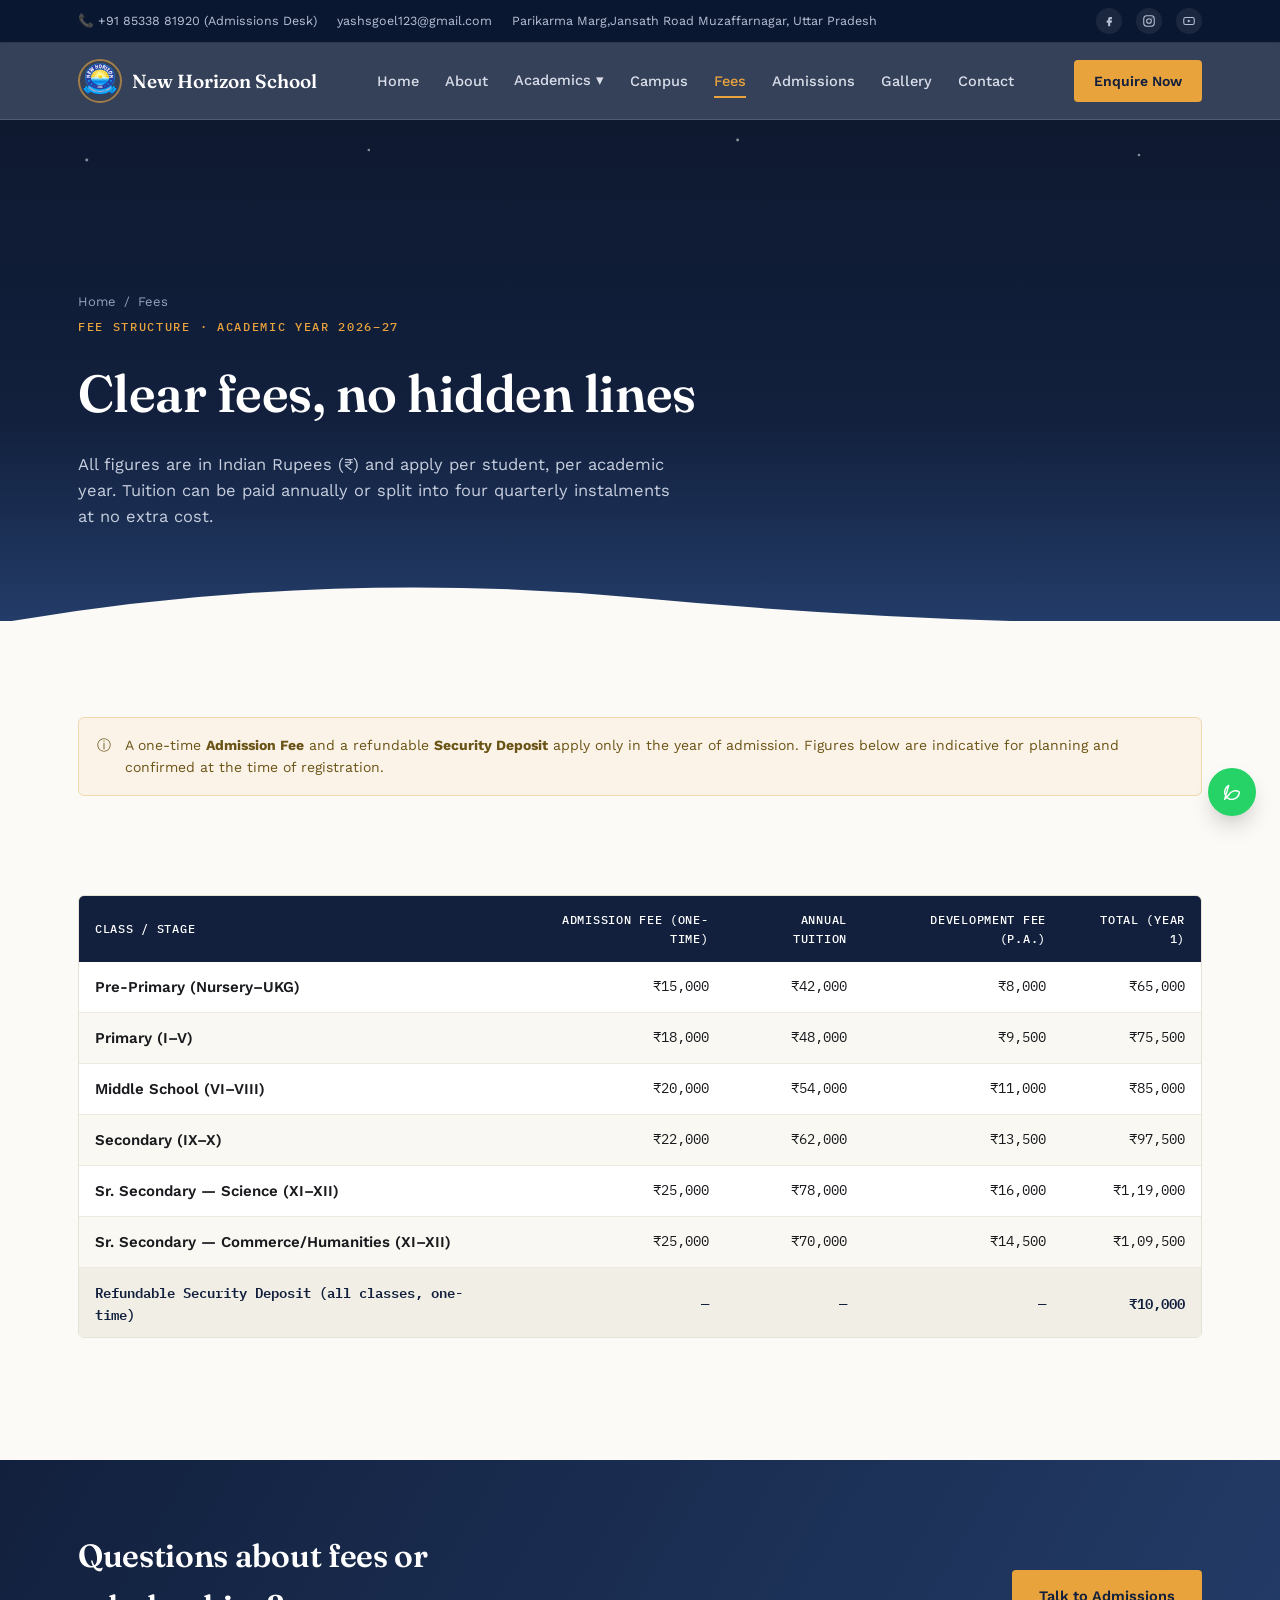
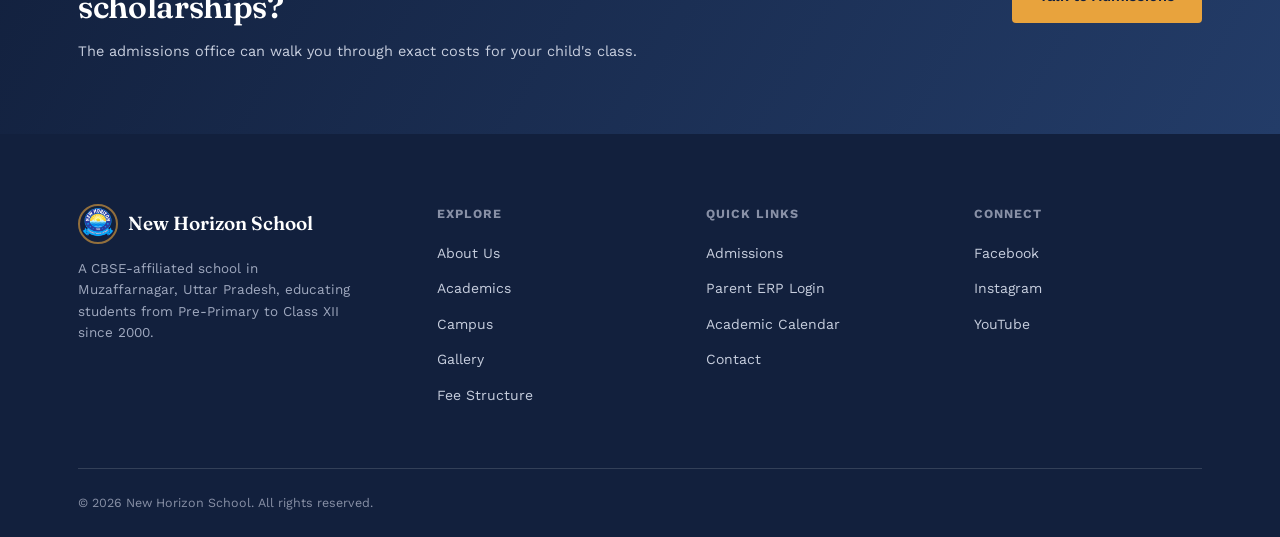
<file: fees.html>
<!DOCTYPE html>
<html lang="en">
<head>
<meta charset="UTF-8">
<meta name="viewport" content="width=device-width, initial-scale=1.0">
<title>Fee Structure — New Horizon School</title>
<link rel="icon" type="image/x-icon" href="/favicon.ico">
<link rel="icon" type="image/png" sizes="32x32" href="/favicon-32x32.png">
<link rel="icon" type="image/png" sizes="16x16" href="/favicon-16x16.png">
<link rel="apple-touch-icon" sizes="180x180" href="/apple-touch-icon.png">
<link rel="manifest" href="/site.webmanifest">
<meta name="description" content="View the fee structure for New Horizon School, Muzaffarnagar — transparent fees for Pre-Primary to Class XII with no hidden charges.">
<link rel="canonical" href="https://yashsgoel123-creator.github.io/New-Horizon-School/fees.html">
<meta property="og:type" content="website">
<meta property="og:site_name" content="New Horizon School">
<meta property="og:title" content="Fee Structure — New Horizon School">
<meta property="og:description" content="View the fee structure for New Horizon School, Muzaffarnagar — transparent fees for Pre-Primary to Class XII with no hidden charges.">
<meta property="og:url" content="https://yashsgoel123-creator.github.io/New-Horizon-School/fees.html">
<meta property="og:image" content="https://yashsgoel123-creator.github.io/New-Horizon-School/assets/logo.png">
<meta property="og:locale" content="en_IN">
<meta name="twitter:card" content="summary_large_image">
<meta name="twitter:title" content="Fee Structure — New Horizon School">
<meta name="twitter:description" content="View the fee structure for New Horizon School, Muzaffarnagar — transparent fees for Pre-Primary to Class XII with no hidden charges.">
<meta name="twitter:image" content="https://yashsgoel123-creator.github.io/New-Horizon-School/assets/logo.png">
<link rel="preconnect" href="https://fonts.googleapis.com">
<link href="https://fonts.googleapis.com/css2?family=Fraunces:ital,opsz,wght@0,9..144,400;0,9..144,500;0,9..144,600;0,9..144,700;1,9..144,500&family=Work+Sans:wght@300;400;500;600;700&family=IBM+Plex+Mono:wght@400;500;600&display=swap" rel="stylesheet">
<link rel="stylesheet" href="styles.css">
<script type="application/ld+json">
{
  "@context": "https://schema.org",
  "@graph": [
    {
      "@type": "School",
      "name": "New Horizon School",
      "description": "Transparent fee structure for New Horizon School, Muzaffarnagar — Pre-Primary to Class XII, no hidden charges.",
      "url": "https://yashsgoel123-creator.github.io/New-Horizon-School/fees.html",
      "logo": "https://yashsgoel123-creator.github.io/New-Horizon-School/assets/logo.png",
      "telephone": "+91-8533881920",
      "address": {
        "@type": "PostalAddress",
        "streetAddress": "Parikarma Marg, Jansath Road",
        "addressLocality": "Muzaffarnagar",
        "addressRegion": "Uttar Pradesh",
        "addressCountry": "IN"
      }
    },
    {
      "@type": "BreadcrumbList",
      "itemListElement": [
        { "@type": "ListItem", "position": 1, "name": "Home", "item": "https://yashsgoel123-creator.github.io/New-Horizon-School/index.html" },
        { "@type": "ListItem", "position": 2, "name": "Fees", "item": "https://yashsgoel123-creator.github.io/New-Horizon-School/fees.html" }
      ]
    }
  ]
}
</script>
</head>
<body>

<div class="topbar">
  <div class="container">
    <div class="tb-left">
      <a href="tel:+918533881920">📞 +91 85338 81920 (Admissions Desk)</a>
      <a href="mailto:yashsgoel123@gmail.com">yashsgoel123@gmail.com</a>
      <span>Parikarma Marg,Jansath Road
Muzaffarnagar, Uttar Pradesh</span>
    </div>
    <div class="tb-right">
      <a href="https://www.facebook.com/share/1d7CabNZUM/?mibextid=wwXIfr" target="_blank" rel="noopener noreferrer" aria-label="Facebook"><svg viewBox="0 0 24 24" fill="none"><path d="M14 9h3V5h-3c-2 0-3.5 1.5-3.5 3.5V11H8v4h2.5v6H14v-6h2.7l.5-4H14V9z" fill="currentColor"/></svg></a>
      <a href="https://www.instagram.com/newhorizonschool_mzn/" target="_blank" rel="noopener noreferrer" aria-label="Instagram"><svg viewBox="0 0 24 24" fill="none"><rect x="3" y="3" width="18" height="18" rx="5" stroke="currentColor" stroke-width="1.8"/><circle cx="12" cy="12" r="4" stroke="currentColor" stroke-width="1.8"/><circle cx="17.2" cy="6.8" r="1" fill="currentColor"/></svg></a>
      <a href="https://youtube.com/@newhorizonschoolmuzaffarna2791?si=W-ZeYruj6EdXhcOW/" target="_blank" rel="noopener noreferrer" aria-label="YouTube"><svg viewBox="0 0 24 24" fill="none"><rect x="3" y="6" width="18" height="12" rx="3" stroke="currentColor" stroke-width="1.8"/><path d="M10 9.5v5l5-2.5z" fill="currentColor"/></svg></a>
    </div>
  </div>
</div>

<header>
  <div class="nav-wrap">
    <a class="logo" href="index.html">
      <span class="logo-img"><img src="assets/logo.png" alt="New Horizon School logo"></span>
      New Horizon School
    </a>
    <nav>
      <ul>
        <li><a href="index.html">Home</a></li>
        <li><a href="about.html">About</a></li>
        <li class="has-sub">
          <a href="academics.html">Academics ▾</a>
          <div class="submenu">
            <a href="academics.html#pre-primary">Pre-Primary</a>
            <a href="academics.html#primary">Primary (I–V)</a>
            <a href="academics.html#middle">Middle (VI–VIII)</a>
            <a href="academics.html#secondary">Secondary (IX–X)</a>
            <a href="academics.html#senior-secondary">Sr. Secondary (XI–XII)</a>
          </div>
        </li>
        <li><a href="campus.html">Campus</a></li>
        <li><a href="fees.html">Fees</a></li>
        <li><a href="admissions.html">Admissions</a></li>
        <li><a href="gallery.html">Gallery</a></li>
        <li><a href="contact.html">Contact</a></li>
      </ul>
    </nav>
    <a class="nav-cta" href="contact.html">Enquire Now</a>
    <button class="menu-toggle" aria-label="Toggle menu"><span></span><span></span><span></span></button>
  </div>
  <div class="mobile-nav">
    <ul>
      <li><a href="index.html">Home</a></li>
      <li><a href="about.html">About</a></li>
      <li><a href="academics.html">Academics</a></li>
      <li><a href="campus.html">Campus</a></li>
      <li><a href="fees.html">Fees</a></li>
      <li><a href="admissions.html">Admissions</a></li>
      <li><a href="gallery.html">Gallery</a></li>
      <li><a href="contact.html">Contact</a></li>
    </ul>
    <a class="nav-cta btn btn-primary" href="contact.html">Enquire Now</a>
  </div>
</header>

<section class="page-hero">
  <svg class="stars" width="100%" height="240" viewBox="0 0 1180 240" preserveAspectRatio="none">
    <circle cx="80" cy="40" r="1.4" fill="#fff"/><circle cx="340" cy="30" r="1.2" fill="#fff"/>
    <circle cx="680" cy="20" r="1.4" fill="#fff"/><circle cx="1050" cy="35" r="1.2" fill="#fff"/>
  </svg>
  <div class="container">
    <div class="breadcrumb hero-enter d1"><a href="index.html">Home</a><span>/</span><span>Fees</span></div>
    <span class="eyebrow hero-enter d2">Fee Structure · Academic Year 2026–27</span>
    <h1 class="hero-enter d3">Clear fees, no hidden lines</h1>
    <p class="lead hero-enter d4">All figures are in Indian Rupees (₹) and apply per student, per academic year. Tuition can be paid annually or split into four quarterly instalments at no extra cost.</p>
  </div>
  <svg class="horizon-arc-bottom" viewBox="0 0 1180 60" preserveAspectRatio="none" width="100%" height="60">
    <path d="M0 60 Q 295 5 590 35 T 1180 60 V60 H0 Z" fill="#FBFAF7"/>
  </svg>
</section>

<section>
  <div class="container">

    <div class="fee-note reveal">
      <span>ⓘ</span>
      <span>A one-time <strong>Admission Fee</strong> and a refundable <strong>Security Deposit</strong> apply only in the year of admission. Figures below are indicative for planning and confirmed at the time of registration.</span>
    </div>

    <div class="fee-tabs reveal">
      <button class="fee-tab active" data-fee-tab="annual">Annual Fee Structure</button>
      <button class="fee-tab" data-fee-tab="quarterly">Quarterly Payment Schedule</button>
      <button class="fee-tab" data-fee-tab="extra">Transport, Hostel & Concessions</button>
    </div>

    <div data-fee-panel="annual" class="reveal">
      <div class="fee-table-wrap">
        <table class="fees">
          <thead>
            <tr>
              <th>Class / Stage</th>
              <th class="num">Admission Fee (one-time)</th>
              <th class="num">Annual Tuition</th>
              <th class="num">Development Fee (p.a.)</th>
              <th class="num">Total (Year 1)</th>
            </tr>
          </thead>
          <tbody>
            <tr>
              <td class="fee-stage-label">Pre-Primary (Nursery–UKG)</td>
              <td class="num">₹15,000</td><td class="num">₹42,000</td><td class="num">₹8,000</td><td class="num">₹65,000</td>
            </tr>
            <tr>
              <td class="fee-stage-label">Primary (I–V)</td>
              <td class="num">₹18,000</td><td class="num">₹48,000</td><td class="num">₹9,500</td><td class="num">₹75,500</td>
            </tr>
            <tr>
              <td class="fee-stage-label">Middle School (VI–VIII)</td>
              <td class="num">₹20,000</td><td class="num">₹54,000</td><td class="num">₹11,000</td><td class="num">₹85,000</td>
            </tr>
            <tr>
              <td class="fee-stage-label">Secondary (IX–X)</td>
              <td class="num">₹22,000</td><td class="num">₹62,000</td><td class="num">₹13,500</td><td class="num">₹97,500</td>
            </tr>
            <tr>
              <td class="fee-stage-label">Sr. Secondary — Science (XI–XII)</td>
              <td class="num">₹25,000</td><td class="num">₹78,000</td><td class="num">₹16,000</td><td class="num">₹1,19,000</td>
            </tr>
            <tr>
              <td class="fee-stage-label">Sr. Secondary — Commerce/Humanities (XI–XII)</td>
              <td class="num">₹25,000</td><td class="num">₹70,000</td><td class="num">₹14,500</td><td class="num">₹1,09,500</td>
            </tr>
            <tr class="total">
              <td>Refundable Security Deposit (all classes, one-time)</td>
              <td class="num">—</td><td class="num">—</td><td class="num">—</td><td class="num">₹10,000</td>
            </tr>
          </tbody>
        </table>
      </div>
    </div>

    <div data-fee-panel="quarterly" style="display:none;">
      <div class="fee-table-wrap">
        <table class="fees">
          <thead>
            <tr>
              <th>Class / Stage</th>
              <th class="num">Q1 (Apr)</th>
              <th class="num">Q2 (Jul)</th>
              <th class="num">Q3 (Oct)</th>
              <th class="num">Q4 (Jan)</th>
            </tr>
          </thead>
          <tbody>
            <tr><td class="fee-stage-label">Pre-Primary (Nursery–UKG)</td><td class="num">₹12,500</td><td class="num">₹12,500</td><td class="num">₹12,500</td><td class="num">₹12,500</td></tr>
            <tr><td class="fee-stage-label">Primary (I–V)</td><td class="num">₹14,375</td><td class="num">₹14,375</td><td class="num">₹14,375</td><td class="num">₹14,375</td></tr>
            <tr><td class="fee-stage-label">Middle School (VI–VIII)</td><td class="num">₹16,250</td><td class="num">₹16,250</td><td class="num">₹16,250</td><td class="num">₹16,250</td></tr>
            <tr><td class="fee-stage-label">Secondary (IX–X)</td><td class="num">₹18,875</td><td class="num">₹18,875</td><td class="num">₹18,875</td><td class="num">₹18,875</td></tr>
            <tr><td class="fee-stage-label">Sr. Secondary — Science (XI–XII)</td><td class="num">₹23,500</td><td class="num">₹23,500</td><td class="num">₹23,500</td><td class="num">₹23,500</td></tr>
            <tr><td class="fee-stage-label">Sr. Secondary — Commerce/Humanities</td><td class="num">₹21,125</td><td class="num">₹21,125</td><td class="num">₹21,125</td><td class="num">₹21,125</td></tr>
          </tbody>
        </table>
      </div>
      <p style="font-size:13.5px; color:var(--slate);">Quarterly figures cover tuition + development fee only. The admission fee and security deposit are billed separately at the time of admission. A late fee of ₹200/week applies after the 10th of the due month.</p>
    </div>

    <div data-fee-panel="extra" style="display:none;">
      <div class="fee-extra" style="margin-top:0;">
        <div class="card">
          <span class="eyebrow">Transport</span>
          <div class="amt">₹18,000 – ₹28,000</div>
          <p>Per year, based on distance zone from campus. GPS-tracked buses with attendant on every route.</p>
        </div>
        <div class="card">
          <span class="eyebrow">Hostel (Class VI onward)</span>
          <div class="amt">₹1,45,000</div>
          <p>Per year, inclusive of boarding, meals and supervised evening study. Limited seats.</p>
        </div>
        <div class="card">
          <span class="eyebrow">Sibling Concession</span>
          <div class="amt">10% off tuition</div>
          <p>Applied automatically to the second and subsequent child from the same family.</p>
        </div>
        <div class="card">
          <span class="eyebrow">Merit Scholarship</span>
          <div class="amt">Up to 25% off</div>
          <p>For students scoring in the top 5% of their previous board or annual exam.</p>
        </div>
        <div class="card">
          <span class="eyebrow">Uniform & Books</span>
          <div class="amt">₹6,000 – ₹9,000</div>
          <p>One-time cost in the year of admission; books alone are re-purchased each year at cost.</p>
        </div>
        <div class="card">
          <span class="eyebrow">Exam Fee (IX–XII)</span>
          <div class="amt">₹2,200 / year</div>
          <p>Covers internal assessments; CBSE board exam fees are charged at the board's actual rate.</p>
        </div>
      </div>
    </div>

  </div>
</section>

<section class="cta-band">
  <div class="container">
    <div>
      <h3>Questions about fees or scholarships?</h3>
      <p>The admissions office can walk you through exact costs for your child's class.</p>
    </div>
    <a class="btn btn-primary" href="contact.html">Talk to Admissions</a>
  </div>
</section>

<footer>
  <div class="container">
    <div class="foot-grid">
      <div>
        <div class="foot-logo">
          <span class="logo-img"><img src="assets/logo.png" alt="New Horizon School logo"></span>
          New Horizon School
        </div>
        <p>A CBSE-affiliated school in Muzaffarnagar, Uttar Pradesh, educating students from Pre-Primary to Class XII since 2000.</p>
      </div>
      <div class="foot-col">
        <h5>Explore</h5>
        <ul>
          <li><a href="about.html">About Us</a></li>
          <li><a href="academics.html">Academics</a></li>
          <li><a href="campus.html">Campus</a></li>
          <li><a href="gallery.html">Gallery</a></li>
          <li><a href="fees.html">Fee Structure</a></li>
        </ul>
      </div>
      <div class="foot-col">
        <h5>Quick Links</h5>
        <ul>
          <li><a href="admissions.html">Admissions</a></li>
          <li><a href="erp/index.html">Parent ERP Login</a></li>
          <li><a href="#">Academic Calendar</a></li>
          <li><a href="contact.html">Contact</a></li>
        </ul>
      </div>
      <div class="foot-col">
        <h5>Connect</h5>
        <ul>
          <li><a href="https://www.facebook.com/share/1d7CabNZUM/?mibextid=wwXIfr" target="_blank" rel="noopener noreferrer">Facebook</a></li>
          <li><a href="https://www.instagram.com/newhorizonschool_mzn/" target="_blank" rel="noopener noreferrer">Instagram</a></li>
          <li><a href="https://youtube.com/@newhorizonschoolmuzaffarna2791?si=W-ZeYruj6EdXhcOW/" target="_blank" rel="noopener noreferrer">YouTube</a></li>
        </ul>
      </div>
    </div>
    <div class="foot-bottom">
      <span>© 2026 New Horizon School. All rights reserved.</span>
      <span></span>
    </div>
  </div>
</footer>

<div class="float-stack">
  <a class="fab whatsapp" href="https://wa.me/918533881920" aria-label="Chat on WhatsApp" target="_blank" rel="noopener">
    <svg viewBox="0 0 24 24" fill="none"><path d="M20 12a8 8 0 11-11.6-7.1L4 20l4.2-4.4A8 8 0 0120 12z" stroke="white" stroke-width="1.6" stroke-linejoin="round"/></svg>
  </a>
  <button class="fab to-top" aria-label="Back to top">
    <svg viewBox="0 0 24 24" fill="none"><path d="M12 19V5M5 12l7-7 7 7" stroke="white" stroke-width="2" stroke-linecap="round" stroke-linejoin="round"/></svg>
  </button>
</div>

<script src="script.js" defer></script>
</body>
</html>
</file>
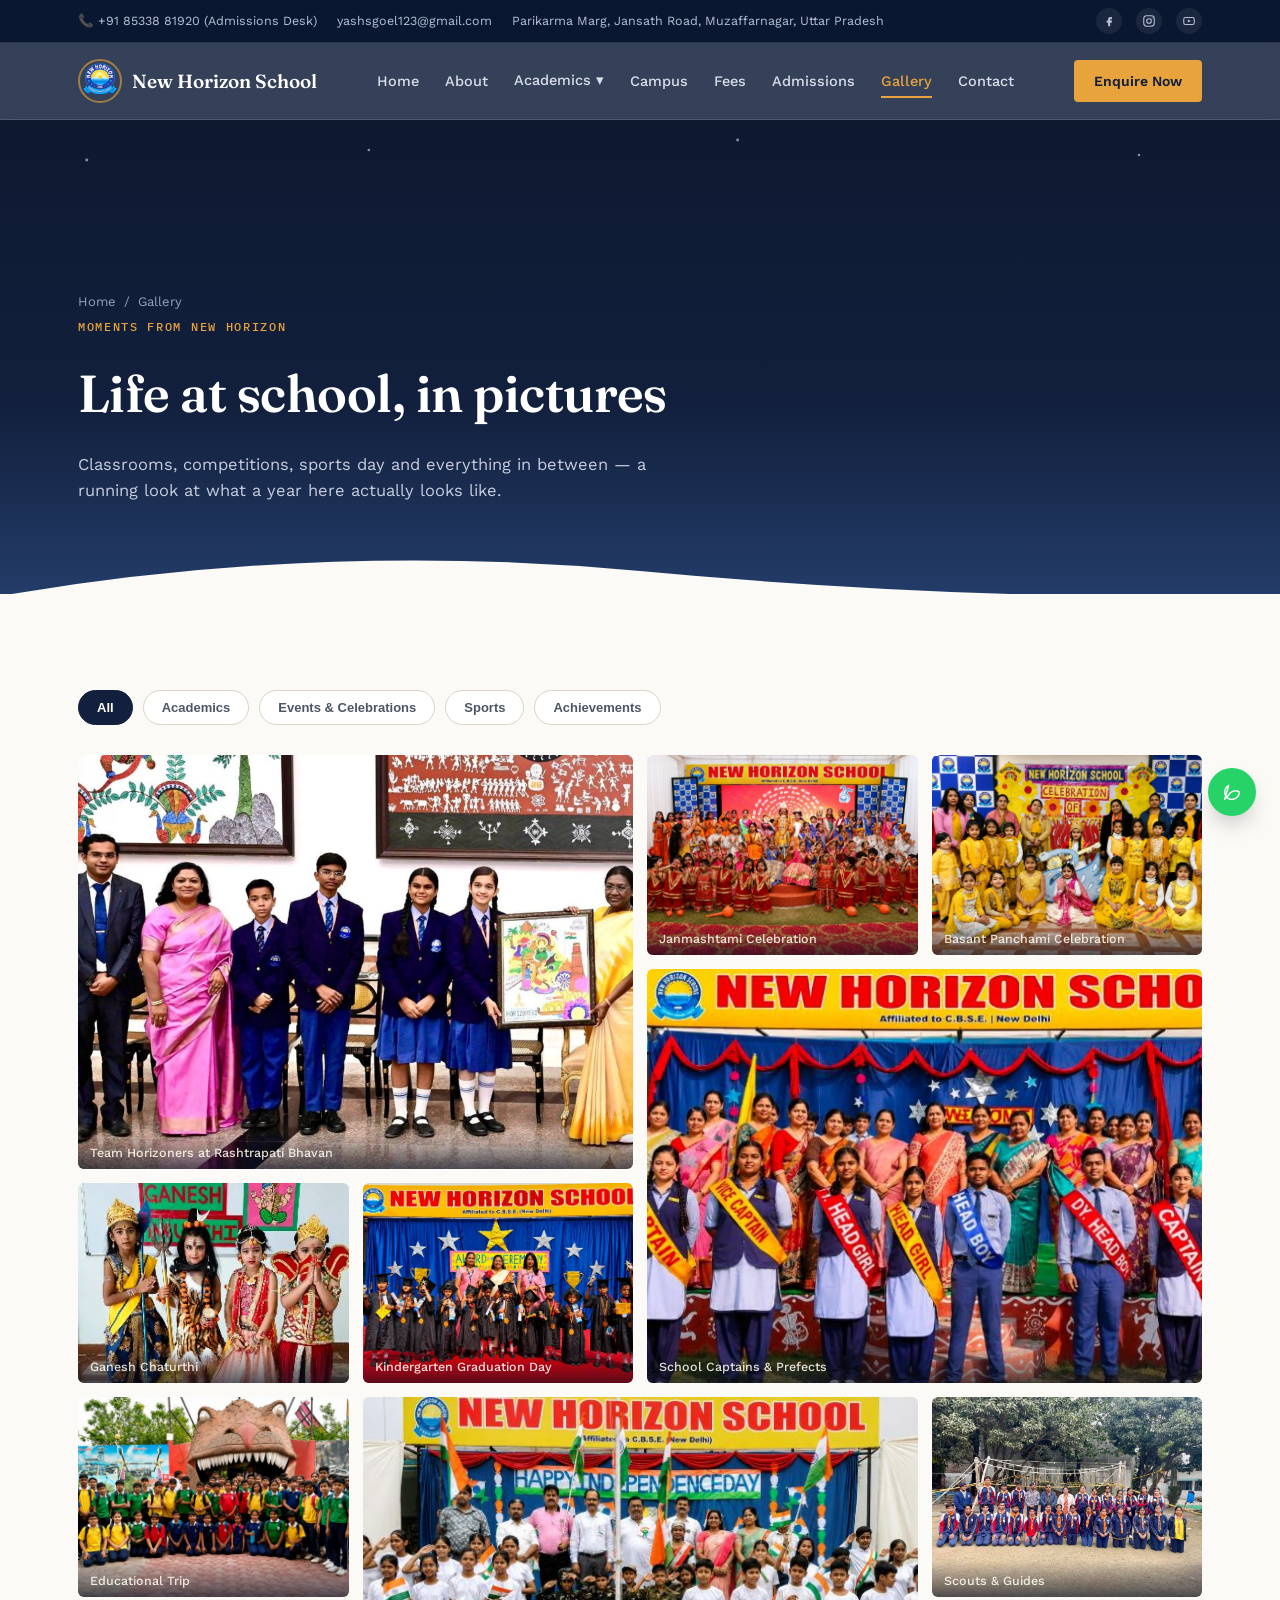
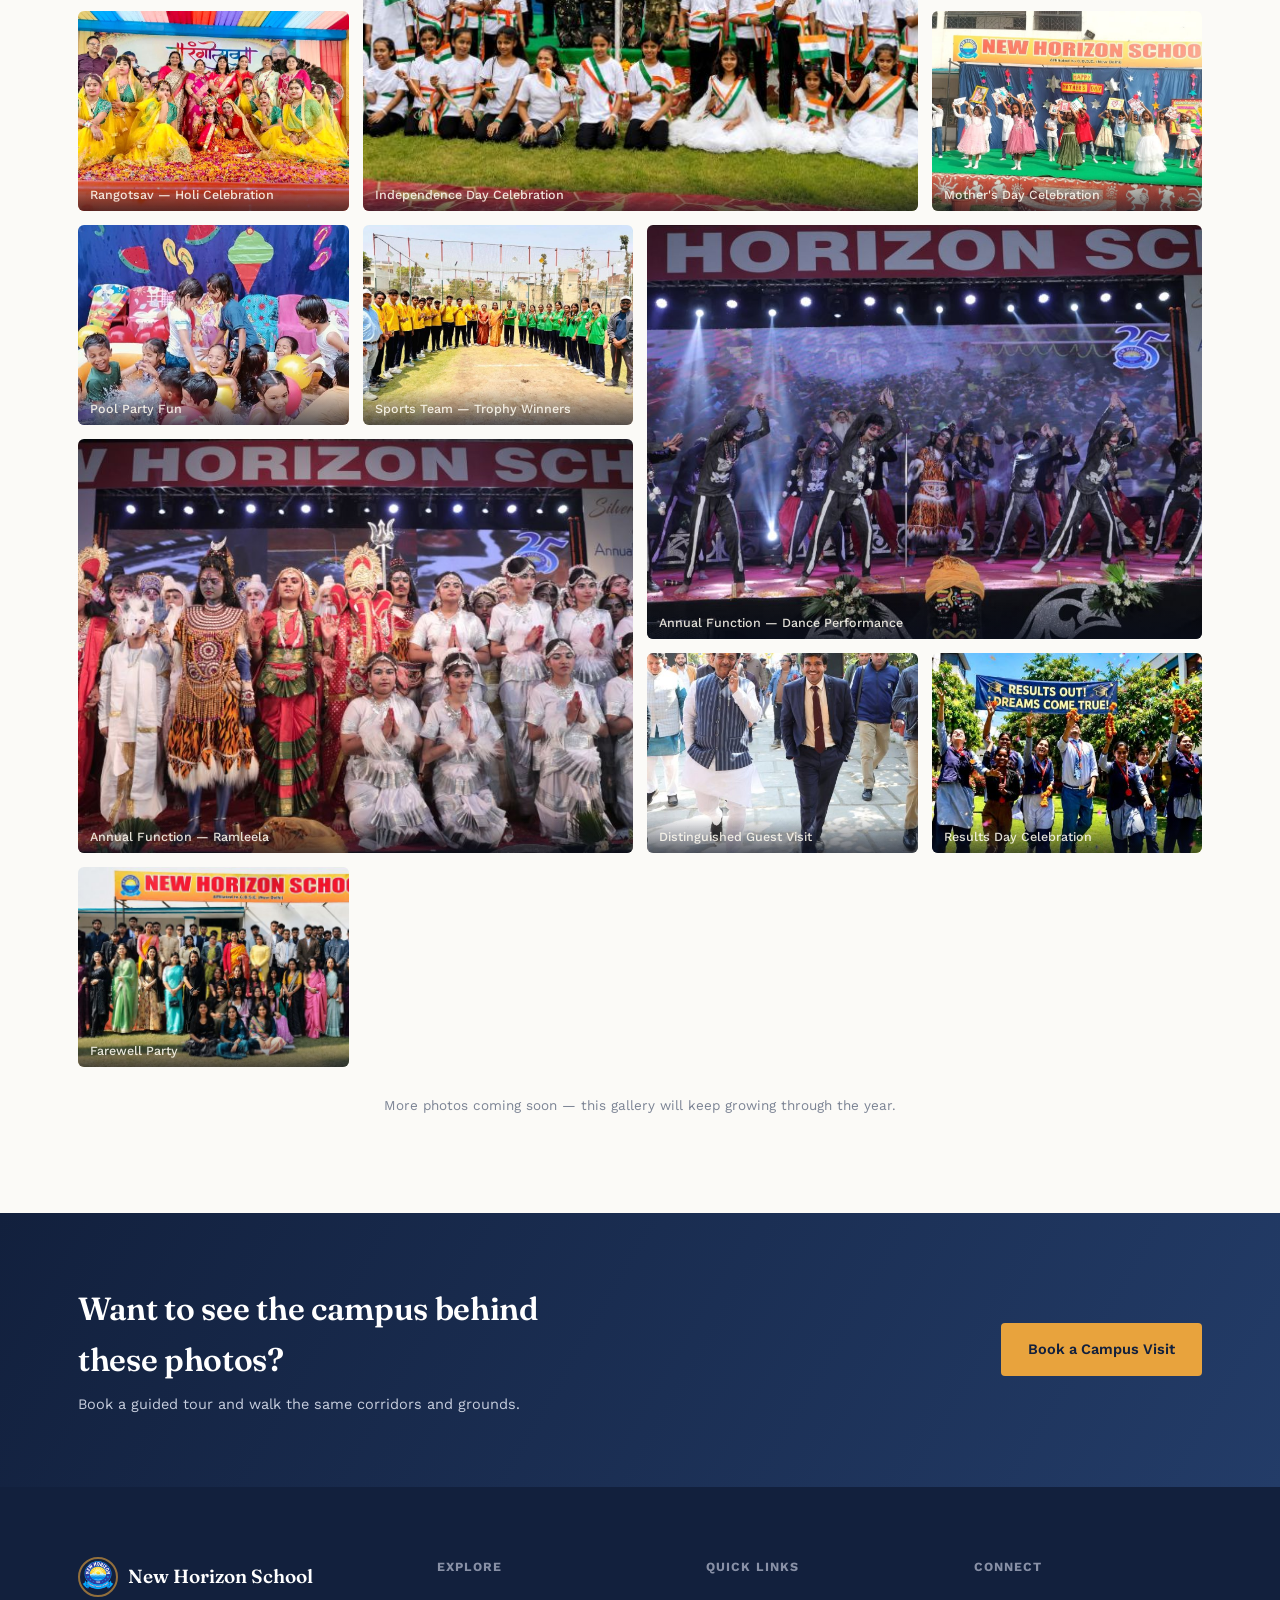
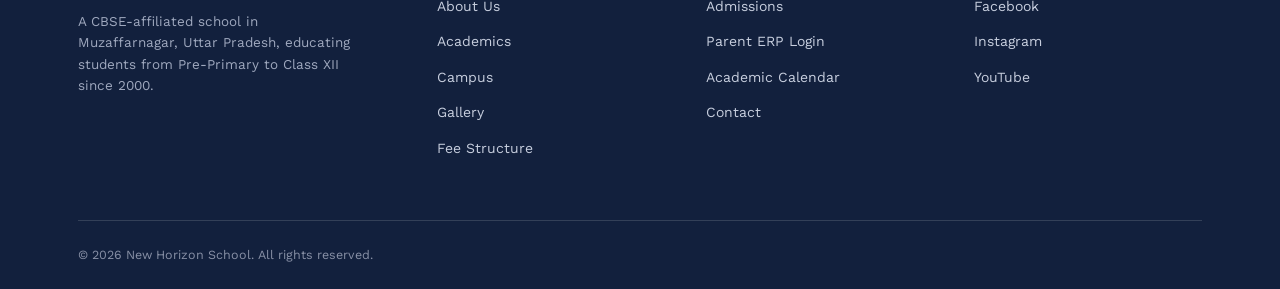
<file: gallery.html>
<!DOCTYPE html>
<html lang="en">
<head>
  <meta charset="UTF-8">
  <meta name="viewport" content="width=device-width, initial-scale=1.0">
  <title>Gallery — New Horizon School</title>
  <link rel="icon" type="image/x-icon" href="/favicon.ico">
<link rel="icon" type="image/png" sizes="32x32" href="/favicon-32x32.png">
<link rel="icon" type="image/png" sizes="16x16" href="/favicon-16x16.png">
<link rel="apple-touch-icon" sizes="180x180" href="/apple-touch-icon.png">
<link rel="manifest" href="/site.webmanifest">
  <meta name="description" content="Browse photos of New Horizon School's campus, classrooms, events, and student activities in Muzaffarnagar.">
  <link rel="canonical" href="https://yashsgoel123-creator.github.io/New-Horizon-School/gallery.html">
<meta property="og:type" content="website">
<meta property="og:site_name" content="New Horizon School">
<meta property="og:title" content="Gallery — New Horizon School">
<meta property="og:description" content="Browse photos of New Horizon School's campus, classrooms, events, and student activities in Muzaffarnagar.">
<meta property="og:url" content="https://yashsgoel123-creator.github.io/New-Horizon-School/gallery.html">
<meta property="og:image" content="https://yashsgoel123-creator.github.io/New-Horizon-School/assets/award-president.jpg">
<meta property="og:locale" content="en_IN">
<meta name="twitter:card" content="summary_large_image">
<meta name="twitter:title" content="Gallery — New Horizon School">
<meta name="twitter:description" content="Browse photos of New Horizon School's campus, classrooms, events, and student activities in Muzaffarnagar.">
<meta name="twitter:image" content="https://yashsgoel123-creator.github.io/New-Horizon-School/assets/award-president.jpg">
  <link rel="preconnect" href="https://fonts.googleapis.com">
  <link href="https://fonts.googleapis.com/css2?family=Fraunces:ital,opsz,wght@0,9..144,400;0,9..144,500;0,9..144,600;0,9..144,700;1,9..144,500&family=Work+Sans:wght@300;400;500;600;700&family=IBM+Plex+Mono:wght@400;500;600&display=swap" rel="stylesheet">
  <link rel="stylesheet" href="./styles.css">
  <script type="application/ld+json">
{
  "@context": "https://schema.org",
  "@graph": [
    {
      "@type": "ImageGallery",
      "name": "New Horizon School Gallery",
      "description": "Photos of New Horizon School's campus, classrooms, events, and student activities in Muzaffarnagar.",
      "url": "https://yashsgoel123-creator.github.io/New-Horizon-School/gallery.html",
      "isPartOf": { "@type": "School", "name": "New Horizon School" }
    },
    {
      "@type": "BreadcrumbList",
      "itemListElement": [
        { "@type": "ListItem", "position": 1, "name": "Home", "item": "https://yashsgoel123-creator.github.io/New-Horizon-School/index.html" },
        { "@type": "ListItem", "position": 2, "name": "Gallery", "item": "https://yashsgoel123-creator.github.io/New-Horizon-School/gallery.html" }
      ]
    }
  ]
}
</script>
</head>
<body>

<div class="topbar">
  <div class="container">
    <div class="tb-left">
      <a href="tel:+918533881920">📞 +91 85338 81920 (Admissions Desk)</a>
      <a href="mailto:yashsgoel123@gmail.com">yashsgoel123@gmail.com</a>
      <span>Parikarma Marg, Jansath Road, Muzaffarnagar, Uttar Pradesh</span>
    </div>
    <div class="tb-right">
      <a href="https://www.facebook.com/share/1d7CabNZUM/?mibextid=wwXIfr" target="_blank" rel="noopener noreferrer" aria-label="Facebook"><svg viewBox="0 0 24 24" fill="none"><path d="M14 9h3V5h-3c-2 0-3.5 1.5-3.5 3.5V11H8v4h2.5v6H14v-6h2.7l.5-4H14V9z" fill="currentColor"/></svg></a>
      <a href="https://www.instagram.com/newhorizonschool_mzn/" target="_blank" rel="noopener noreferrer" aria-label="Instagram"><svg viewBox="0 0 24 24" fill="none"><rect x="3" y="3" width="18" height="18" rx="5" stroke="currentColor" stroke-width="1.8"/><circle cx="12" cy="12" r="4" stroke="currentColor" stroke-width="1.8"/><circle cx="17.2" cy="6.8" r="1" fill="currentColor"/></svg></a>
      <a href="https://youtube.com/@newhorizonschoolmuzaffarna2791?si=W-ZeYruj6EdXhcOW/" target="_blank" rel="noopener noreferrer" aria-label="YouTube"><svg viewBox="0 0 24 24" fill="none"><rect x="3" y="6" width="18" height="12" rx="3" stroke="currentColor" stroke-width="1.8"/><path d="M10 9.5v5l5-2.5z" fill="currentColor"/></svg></a>
    </div>
  </div>
</div>

<header>
  <div class="nav-wrap">
    <a class="logo" href="index.html">
      <span class="logo-img"><img src="./assets/logo.png" alt="New Horizon School logo"></span>
      New Horizon School
    </a>
    <nav>
      <ul>
        <li><a href="index.html">Home</a></li>
        <li><a href="about.html">About</a></li>
        <li class="has-sub">
          <a href="academics.html">Academics ▾</a>
          <div class="submenu">
            <a href="academics.html#pre-primary">Pre-Primary</a>
            <a href="academics.html#primary">Primary (I–V)</a>
            <a href="academics.html#middle">Middle (VI–VIII)</a>
            <a href="academics.html#secondary">Secondary (IX–X)</a>
            <a href="academics.html#senior-secondary">Sr. Secondary (XI–XII)</a>
          </div>
        </li>
        <li><a href="campus.html">Campus</a></li>
        <li><a href="fees.html">Fees</a></li>
        <li><a href="admissions.html">Admissions</a></li>
        <li><a href="gallery.html">Gallery</a></li>
        <li><a href="contact.html">Contact</a></li>
      </ul>
    </nav>
    <a class="nav-cta" href="contact.html">Enquire Now</a>
    <button class="menu-toggle" aria-label="Toggle menu"><span></span><span></span><span></span></button>
  </div>
  <div class="mobile-nav">
    <ul>
      <li><a href="index.html">Home</a></li>
      <li><a href="about.html">About</a></li>
      <li><a href="academics.html">Academics</a></li>
      <li><a href="campus.html">Campus</a></li>
      <li><a href="fees.html">Fees</a></li>
      <li><a href="admissions.html">Admissions</a></li>
      <li><a href="gallery.html">Gallery</a></li>
      <li><a href="contact.html">Contact</a></li>
    </ul>
    <a class="nav-cta btn btn-primary" href="contact.html">Enquire Now</a>
  </div>
</header>

<section class="page-hero">
  <svg class="stars" width="100%" height="240" viewBox="0 0 1180 240" preserveAspectRatio="none">
    <circle cx="80" cy="40" r="1.4" fill="#fff"/><circle cx="340" cy="30" r="1.2" fill="#fff"/>
    <circle cx="680" cy="20" r="1.4" fill="#fff"/><circle cx="1050" cy="35" r="1.2" fill="#fff"/>
  </svg>
  <div class="container">
    <div class="breadcrumb hero-enter d1"><a href="index.html">Home</a><span>/</span><span>Gallery</span></div>
    <span class="eyebrow hero-enter d2">Moments From New Horizon</span>
    <h1 class="hero-enter d3">Life at school, in pictures</h1>
    <p class="lead hero-enter d4">Classrooms, competitions, sports day and everything in between — a running look at what a year here actually looks like.</p>
  </div>
  <svg class="horizon-arc-bottom" viewBox="0 0 1180 60" preserveAspectRatio="none" width="100%" height="60">
    <path d="M0 60 Q 295 5 590 35 T 1180 60 V60 H0 Z" fill="#FBFAF7"/>
  </svg>
</section>

<section>
  <div class="container">
    <div class="gallery-filters reveal">
      <button class="g-filter active" data-filter="all">All</button>
      <button class="g-filter" data-filter="academics">Academics</button>
      <button class="g-filter" data-filter="events">Events & Celebrations</button>
      <button class="g-filter" data-filter="sports">Sports</button>
      <button class="g-filter" data-filter="achievements">Achievements</button>
    </div>

    <div class="gallery-grid reveal-stagger" style="grid-auto-rows:200px;">
      <figure class="big" data-g-cat="achievements">
        <img src="./assets/award-president.jpg" alt="New Horizon School students honoured by the President of India">
        <figcaption>Team Horizoners at Rashtrapati Bhavan</figcaption>
      </figure>
      <figure data-g-cat="events">
        <img src="./assets/janmashtami-celebration.jpg" alt="Students dressed as mythological characters for Krishna Janmashtami celebration">
        <figcaption>Janmashtami Celebration</figcaption>
      </figure>
      <figure data-g-cat="events">
        <img src="./assets/basant-panchami-celebration.jpg" alt="Students and teachers celebrating Basant Panchami">
        <figcaption>Basant Panchami Celebration</figcaption>
      </figure>
      <figure class="big" data-g-cat="achievements">
        <img src="./assets/school-captains-prefects.jpg" alt="School captains, vice captains and prefects with their sashes">
        <figcaption>School Captains & Prefects</figcaption>
      </figure>
      <figure data-g-cat="events">
        <img src="./assets/ganesh-chaturthi-celebration.jpg" alt="Students dressed up for Ganesh Chaturthi celebration">
        <figcaption>Ganesh Chaturthi</figcaption>
      </figure>
      <figure data-g-cat="achievements">
        <img src="./assets/kindergarten-graduation.jpg" alt="Kindergarten graduation and award ceremony">
        <figcaption>Kindergarten Graduation Day</figcaption>
      </figure>
      <figure data-g-cat="events">
        <img src="./assets/educational-trip.jpg" alt="Students on an educational trip">
        <figcaption>Educational Trip</figcaption>
      </figure>
      <figure class="big" data-g-cat="events">
        <img src="./assets/independence-day.jpg" alt="Independence Day celebration at school">
        <figcaption>Independence Day Celebration</figcaption>
      </figure>
      <figure data-g-cat="sports">
        <img src="./assets/scouts-guides.jpg" alt="Scouts and Guides group photo">
        <figcaption>Scouts & Guides</figcaption>
      </figure>
      <figure data-g-cat="events">
        <img src="./assets/rangotsav-holi.jpg" alt="Students performing at Rangotsav Holi celebration">
        <figcaption>Rangotsav — Holi Celebration</figcaption>
      </figure>
      <figure data-g-cat="events">
        <img src="./assets/mothers-day-celebration.jpg" alt="Students performing on stage for Mother's Day celebration">
        <figcaption>Mother's Day Celebration</figcaption>
      </figure>
      <figure data-g-cat="events">
        <img src="./assets/pool-party.jpg" alt="Young students enjoying a pool party">
        <figcaption>Pool Party Fun</figcaption>
      </figure>
      <figure data-g-cat="sports">
        <img src="./assets/sports-trophy-winners.jpg" alt="School sports team posing with trophies and medals">
        <figcaption>Sports Team — Trophy Winners</figcaption>
      </figure>
      <figure class="big" data-g-cat="events">
        <img src="./assets/annual-function-dance.jpg" alt="Students performing a themed dance at the Silver Jubilee Annual Function">
        <figcaption>Annual Function — Dance Performance</figcaption>
      </figure>
      <figure class="big" data-g-cat="events">
        <img src="./assets/annual-function-ramleela.jpg" alt="Students dressed as mythological characters at the Annual Function">
        <figcaption>Annual Function — Ramleela</figcaption>
      </figure>
      <figure data-g-cat="events">
        <img src="./assets/guest-visit.jpg" alt="Distinguished guests visiting the school">
        <figcaption>Distinguished Guest Visit</figcaption>
      </figure>
      <figure data-g-cat="achievements">
        <img src="./assets/results-day-celebration.jpg" alt="Students celebrating outstanding board exam results">
        <figcaption>Results Day Celebration</figcaption>
      </figure>
      <figure data-g-cat="events">
        <img src="./assets/farewell-party.jpg" alt="Senior students group photo at the farewell party">
        <figcaption>Farewell Party</figcaption>
      </figure>
    </div>

    <p class="reveal" style="margin-top:28px; font-size:13.5px; color:var(--slate-soft); text-align:center;">
      More photos coming soon — this gallery will keep growing through the year.
    </p>
  </div>
</section>

<section class="cta-band">
  <div class="container">
    <div>
      <h3>Want to see the campus behind these photos?</h3>
      <p>Book a guided tour and walk the same corridors and grounds.</p>
    </div>
    <a class="btn btn-primary" href="contact.html">Book a Campus Visit</a>
  </div>
</section>

<footer>
  <div class="container">
    <div class="foot-grid">
      <div>
        <div class="foot-logo">
          <span class="logo-img"><img src="./assets/logo.png" alt="New Horizon School logo"></span>
          New Horizon School
        </div>
        <p>A CBSE-affiliated school in Muzaffarnagar, Uttar Pradesh, educating students from Pre-Primary to Class XII since 2000.</p>
      </div>
      <div class="foot-col">
        <h5>Explore</h5>
        <ul>
          <li><a href="about.html">About Us</a></li>
          <li><a href="academics.html">Academics</a></li>
          <li><a href="campus.html">Campus</a></li>
          <li><a href="gallery.html">Gallery</a></li>
          <li><a href="fees.html">Fee Structure</a></li>
        </ul>
      </div>
      <div class="foot-col">
        <h5>Quick Links</h5>
        <ul>
          <li><a href="admissions.html">Admissions</a></li>
          <li><a href="erp/index.html">Parent ERP Login</a></li>
          <li><a href="#">Academic Calendar</a></li>
          <li><a href="contact.html">Contact</a></li>
        </ul>
      </div>
      <div class="foot-col">
        <h5>Connect</h5>
        <ul>
          <li><a href="https://www.facebook.com/share/1d7CabNZUM/?mibextid=wwXIfr" target="_blank" rel="noopener noreferrer">Facebook</a></li>
          <li><a href="https://www.instagram.com/newhorizonschool_mzn/" target="_blank" rel="noopener noreferrer">Instagram</a></li>
          <li><a href="https://youtube.com/@newhorizonschoolmuzaffarna2791?si=W-ZeYruj6EdXhcOW/" target="_blank" rel="noopener noreferrer">YouTube</a></li>
        </ul>
      </div>
    </div>
    <div class="foot-bottom">
      <span>© 2026 New Horizon School. All rights reserved.</span>
      <span></span>
    </div>
  </div>
</footer>

<div class="float-stack">
  <a class="fab whatsapp" href="https://wa.me/918533881920" aria-label="Chat on WhatsApp" target="_blank" rel="noopener">
    <svg viewBox="0 0 24 24" fill="none"><path d="M20 12a8 8 0 11-11.6-7.1L4 20l4.2-4.4A8 8 0 0120 12z" stroke="white" stroke-width="1.6" stroke-linejoin="round"/></svg>
  </a>
  <button class="fab to-top" aria-label="Back to top">
    <svg viewBox="0 0 24 24" fill="none"><path d="M12 19V5M5 12l7-7 7 7" stroke="white" stroke-width="1.6"/></svg>
  </button>
</div>

<script src="./script.js"></script>
</body>
</html>
</file>
<file: styles.css>
/* ============================================================
   NEW HORIZON SCHOOL — shared stylesheet
   ============================================================ */

:root{
  --indigo-dark:#12203D;
  --indigo-mid:#233C68;
  --indigo-line: rgba(255,255,255,0.14);
  --gold:#E8A33D;
  --gold-deep:#C97F1F;
  --coral:#D6492F;
  --paper:#FBFAF7;
  --paper-alt:#F1EEE6;
  --ink:#191A1E;
  --slate:#4E5665;
  --slate-soft:#7B8394;
  --white:#FFFFFF;
  --radius: 4px;
  --ease: cubic-bezier(.22,.61,.36,1);
}
*{box-sizing:border-box; margin:0; padding:0;}
html{scroll-behavior:smooth;}
body{
  font-family:'Work Sans', sans-serif;
  color:var(--ink);
  background:var(--paper);
  line-height:1.6;
  -webkit-font-smoothing:antialiased;
  overflow-x:hidden;
}
h1,h2,h3,h4{
  font-family:'Fraunces', serif;
  font-weight:600;
  letter-spacing:-0.01em;
  color:var(--indigo-dark);
}
a{color:inherit; text-decoration:none;}
img{display:block; width:100%; height:100%; object-fit:cover;}
.container{max-width:1180px; margin:0 auto; padding:0 28px;}
.eyebrow{
  font-family:'IBM Plex Mono', monospace;
  font-size:12px;
  letter-spacing:0.14em;
  text-transform:uppercase;
  color:var(--coral);
  font-weight:500;
}
:focus-visible{outline:3px solid var(--gold); outline-offset:2px;}

/* ---------- TOP UTILITY BAR ---------- */
.topbar{
  background:#0A1730; color:#B7C0D6; font-size:12.5px;
  padding:8px 0; border-bottom:1px solid var(--indigo-line);
}
.topbar .container{display:flex; justify-content:space-between; align-items:center; flex-wrap:wrap; gap:8px;}
.topbar .tb-left{display:flex; gap:20px; flex-wrap:wrap;}
.topbar a{color:#B7C0D6; transition:color .2s;}
.topbar a:hover{color:var(--gold);}
.topbar .tb-right{display:flex; gap:14px;}
.topbar .tb-right a{display:flex; align-items:center; justify-content:center; width:26px; height:26px; border-radius:50%; background:rgba(255,255,255,0.07); transition:background .2s;}
.topbar .tb-right a:hover{background:var(--gold); color:var(--indigo-dark);}
.topbar svg{width:14px; height:14px;}

/* ---------- HEADER ---------- */
header{
  position:sticky; top:0; z-index:100;
  background:rgba(18,32,61,0.85);
  backdrop-filter:blur(6px);
  border-bottom:1px solid var(--indigo-line);
  transition:background .3s var(--ease), padding .3s var(--ease), box-shadow .3s var(--ease);
}
header.scrolled{
  background:rgba(14,25,48,0.97);
  box-shadow:0 8px 24px -12px rgba(0,0,0,0.5);
}
.nav-wrap{display:flex; align-items:center; justify-content:space-between; padding:16px 28px; max-width:1180px; margin:0 auto; gap:20px; transition:padding .3s var(--ease);}
header.scrolled .nav-wrap{padding:11px 28px;}
.logo{display:flex; align-items:center; gap:10px; color:var(--white); font-family:'Fraunces',serif; font-weight:600; font-size:19px;}
.logo-mark{width:34px; height:34px; flex-shrink:0;}
.logo-mark circle{transition:transform .5s var(--ease); transform-origin:center;}
.logo:hover .logo-mark circle{transform:translateY(-2px);}
.logo-mark path.pulse{stroke-dasharray:60; animation:horizonPulse 3s linear infinite;}
@keyframes horizonPulse{
  0%{stroke-dashoffset:60;}
  60%{stroke-dashoffset:0;}
  100%{stroke-dashoffset:-60;}
}
nav ul{list-style:none; display:flex; gap:26px; align-items:center;}
nav li{position:relative;}
nav a{position:relative; color:#D9DEEA; font-size:14.5px; font-weight:500; transition:color .2s; padding:8px 0;}
nav a::after{
  content:""; position:absolute; left:0; right:100%; bottom:0; height:2px; background:var(--gold);
  transition:right .25s var(--ease);
}
nav a:hover{color:var(--gold);}
nav a:hover::after, nav a.active::after{right:0;}
nav a.active{color:var(--gold);}
.has-sub{display:flex; align-items:center; gap:4px;}
.submenu{
  position:absolute; top:100%; left:0; background:var(--white); border:1px solid #E7E2D6; border-radius:6px;
  min-width:210px; padding:8px; box-shadow:0 20px 40px -16px rgba(18,32,61,0.35);
  opacity:0; visibility:hidden; transform:translateY(6px); transition:all .2s var(--ease); z-index:50;
}
nav li:hover .submenu{opacity:1; visibility:visible; transform:translateY(0);}
.submenu a{display:block; padding:9px 12px; font-size:13.5px; border-radius:4px; color:var(--slate);}
.submenu a:hover{background:var(--paper-alt); color:var(--indigo-dark);}
.submenu a::after{display:none;}
.nav-cta{
  background:var(--gold); color:var(--indigo-dark); padding:10px 20px;
  border-radius:var(--radius); font-weight:600; font-size:14px;
  transition:background .2s, transform .2s;
}
.nav-cta:hover{background:#F0B559; transform:translateY(-2px);}
.menu-toggle{display:none; background:none; border:none; color:var(--white); font-size:22px; cursor:pointer; width:34px; height:34px; position:relative;}
.menu-toggle span{
  position:absolute; left:6px; width:22px; height:2px; background:var(--white); border-radius:2px;
  transition:transform .3s var(--ease), opacity .2s var(--ease), top .3s var(--ease);
}
.menu-toggle span:nth-child(1){top:11px;}
.menu-toggle span:nth-child(2){top:17px;}
.menu-toggle span:nth-child(3){top:23px;}
.menu-toggle.open span:nth-child(1){top:17px; transform:rotate(45deg);}
.menu-toggle.open span:nth-child(2){opacity:0;}
.menu-toggle.open span:nth-child(3){top:17px; transform:rotate(-45deg);}

.mobile-nav{
  display:none; position:fixed; inset:64px 0 0 0; z-index:99; background:var(--indigo-dark);
  padding:30px 28px; transform:translateY(-12px); opacity:0; pointer-events:none;
  transition:opacity .25s var(--ease), transform .25s var(--ease);
}
.mobile-nav.open{opacity:1; transform:translateY(0); pointer-events:auto;}
.mobile-nav ul{list-style:none; display:flex; flex-direction:column; background:var(--indigo-mid); border-radius:10px; overflow:hidden;}
.mobile-nav li{
  border-bottom:1px solid rgba(255,255,255,0.12);
}
.mobile-nav li:last-child{border-bottom:none;}
.mobile-nav a{
  display:block; color:var(--white); font-size:19px; font-family:'Fraunces',serif;
  padding:16px 18px; transition:color .2s, background .2s;
}
.mobile-nav a:hover, .mobile-nav a.active{color:var(--gold); background:rgba(0,0,0,0.15);}
.mobile-nav .nav-cta{display:inline-block; margin-top:24px; color:var(--indigo-dark);}
.mobile-nav .nav-cta:hover{color:var(--indigo-dark);}

/* ---------- PAGE HERO (interior pages) ---------- */
.page-hero{
  position:relative; overflow:hidden; padding:150px 0 90px;
  background:linear-gradient(180deg,#0E1930 0%, var(--indigo-dark) 60%, var(--indigo-mid) 100%);
}
.page-hero .container{position:relative; z-index:3;}
.page-hero .eyebrow{color:var(--gold);}
.page-hero h1{color:var(--white); font-size:clamp(32px,4.6vw,52px); margin-top:14px; max-width:780px;}
.page-hero p.lead{color:#C7CEDE; font-size:16.5px; max-width:600px; margin-top:16px;}
.breadcrumb{color:#93A0BF; font-size:13px; margin-top:22px; display:flex; gap:8px; align-items:center;}
.breadcrumb a{color:#93A0BF; transition:color .2s;}
.breadcrumb a:hover{color:var(--gold);}

.horizon-arc-bottom{position:absolute; left:0; right:0; bottom:-2px; z-index:2; pointer-events:none; width:100%;}
.stars{position:absolute; inset:0; z-index:1; opacity:.5;}
.stars circle{animation:twinkle 4s ease-in-out infinite;}

@keyframes twinkle{
  0%,100%{opacity:.25;}
  50%{opacity:1;}
}

/* ---------- HOME HERO ---------- */
.hero{
  position:relative;
  background:linear-gradient(180deg,#0E1930 0%, var(--indigo-dark) 55%, var(--indigo-mid) 100%);
  overflow:hidden;
}
.hero-inner{
  max-width:1180px; margin:0 auto; padding:88px 28px 0;
  display:grid; grid-template-columns:1.1fr 0.9fr; gap:40px; align-items:center;
  position:relative; z-index:3;
}
.hero h1{
  color:var(--white); font-size:clamp(34px,5vw,58px); line-height:1.08; margin:18px 0 22px;
}
.hero h1 em{font-style:italic; color:var(--gold);}
.hero p.lead{color:#C7CEDE; font-size:17px; max-width:460px; margin-bottom:32px;}
.hero-ctas{display:flex; gap:14px; flex-wrap:wrap;}
.btn{
  display:inline-block; padding:14px 26px; border-radius:var(--radius);
  font-weight:600; font-size:14.5px; transition:transform .18s ease, background .18s, box-shadow .2s;
  border:1.5px solid transparent;
}
.btn-primary{background:var(--gold); color:var(--indigo-dark);}
.btn-primary:hover{background:#F0B559; transform:translateY(-2px); box-shadow:0 10px 24px -10px rgba(232,163,61,0.55);}
.btn-ghost{border-color:rgba(255,255,255,0.3); color:var(--white);}
.btn-ghost:hover{border-color:var(--gold); color:var(--gold); transform:translateY(-2px);}

.hero-photo{
  position:relative; border-radius:6px; overflow:hidden; aspect-ratio:4/5;
  box-shadow:0 30px 60px -20px rgba(0,0,0,0.55);
  border:1px solid rgba(255,255,255,0.12);
}
.hero-photo img{transition:transform 8s var(--ease);}
.hero-photo:hover img{transform:scale(1.08);}
.hero-photo .cap{
  position:absolute; bottom:0; left:0; right:0; padding:16px 18px;
  background:linear-gradient(0deg, rgba(10,15,30,0.85), transparent);
  color:#EDE9DE; font-family:'IBM Plex Mono',monospace; font-size:12px; letter-spacing:.02em;
}
.hero-badge{
  position:absolute; top:18px; left:18px; background:rgba(255,255,255,0.95); color:var(--indigo-dark);
  padding:9px 14px; border-radius:6px; font-size:12.5px; font-weight:700; display:flex; align-items:center; gap:8px;
  box-shadow:0 10px 24px -10px rgba(0,0,0,0.35);
}
.hero-badge .dot{width:8px; height:8px; border-radius:50%; background:#2FAE7A; animation:blink 1.6s ease-in-out infinite;}
@keyframes blink{0%,100%{opacity:1;} 50%{opacity:.3;}}

/* Admission strip (mirrors emergency-strip pattern) */
.admission-strip{background:var(--coral); color:var(--white); padding:16px 0;}
.admission-strip .container{display:flex; align-items:center; justify-content:space-between; flex-wrap:wrap; gap:12px;}
.admission-strip .msg{display:flex; align-items:center; gap:10px; font-weight:600; font-size:14.5px;}
.admission-strip a.call{background:var(--white); color:#A8371F; padding:9px 18px; border-radius:4px; font-weight:700; font-size:13.5px; transition:transform .2s;}
.admission-strip a.call:hover{transform:translateY(-2px);}

.stat-strip{
  position:relative; z-index:3; margin-top:64px;
  background:rgba(255,255,255,0.05); border-top:1px solid var(--indigo-line);
}
.stat-strip .container{
  display:grid; grid-template-columns:repeat(4,1fr); gap:20px; padding:26px 28px;
}
.stat{text-align:left;}
.stat .num{font-family:'Fraunces',serif; font-weight:600; font-size:30px; color:var(--gold);}
.stat .label{font-size:12.5px; color:#B7BFD1; text-transform:uppercase; letter-spacing:.08em; margin-top:2px;}

/* ---------- SECTION GENERIC ---------- */
section{padding:96px 0;}
.section-head{max-width:640px; margin-bottom:52px;}
.section-head h2{font-size:clamp(28px,3.4vw,40px); margin-top:10px;}
.section-head p{color:var(--slate); font-size:16px; margin-top:14px;}
.section-head.center{margin-left:auto; margin-right:auto; text-align:center;}
.alt-bg{background:var(--paper-alt);}

/* ---------- SCROLL REVEAL ---------- */
.reveal{opacity:0; transform:translateY(28px); transition:opacity .7s var(--ease), transform .7s var(--ease);}
.reveal.is-visible{opacity:1; transform:translateY(0);}
.reveal-stagger > *{opacity:0; transform:translateY(24px); transition:opacity .6s var(--ease), transform .6s var(--ease);}
.reveal-stagger.is-visible > *{opacity:1; transform:translateY(0);}
.reveal-stagger.is-visible > *:nth-child(1){transition-delay:.04s;}
.reveal-stagger.is-visible > *:nth-child(2){transition-delay:.12s;}
.reveal-stagger.is-visible > *:nth-child(3){transition-delay:.20s;}
.reveal-stagger.is-visible > *:nth-child(4){transition-delay:.28s;}
.reveal-stagger.is-visible > *:nth-child(5){transition-delay:.36s;}
.reveal-stagger.is-visible > *:nth-child(6){transition-delay:.44s;}

/* Hero entrance */
.hero-enter{opacity:0; transform:translateY(18px); animation:heroIn .8s var(--ease) forwards;}
.hero-enter.d1{animation-delay:.05s;}
.hero-enter.d2{animation-delay:.18s;}
.hero-enter.d3{animation-delay:.32s;}
.hero-enter.d4{animation-delay:.46s;}
@keyframes heroIn{
  to{opacity:1; transform:translateY(0);}
}

/* ---------- ABOUT / PILLARS ---------- */
.pillars{display:grid; grid-template-columns:repeat(3,1fr); gap:28px;}
.pillar{
  background:var(--white); border:1px solid #E7E2D6; border-radius:6px; padding:32px 28px;
  position:relative; transition:transform .3s var(--ease), box-shadow .3s var(--ease), border-color .3s;
}
.pillar:hover{transform:translateY(-6px); box-shadow:0 18px 40px -20px rgba(18,32,61,0.25); border-color:#E8A33D55;}
.pillar .glyph{width:40px; height:40px; margin-bottom:20px; transition:transform .3s var(--ease);}
.pillar:hover .glyph{transform:scale(1.12) rotate(-4deg);}
.pillar h3{font-size:20px; margin-bottom:10px;}
.pillar p{color:var(--slate); font-size:14.5px;}

/* ---------- ACADEMIC HORIZON TIMELINE ---------- */
.horizon-track{position:relative; padding-top:20px;}
.horizon-line-svg{width:100%; height:auto; display:block;}
.horizon-line-svg path.draw{
  stroke-dasharray:1600; stroke-dashoffset:1600;
  transition:stroke-dashoffset 1.6s var(--ease);
}
.horizon-track.is-visible .horizon-line-svg path.draw{stroke-dashoffset:0;}
.stages{display:grid; grid-template-columns:repeat(5,1fr); gap:18px; margin-top:-46px; position:relative; z-index:2;}
.stage-card{
  background:var(--white); border:1px solid #E7E2D6; border-radius:6px; padding:22px 18px;
  text-align:left; transition:transform .3s var(--ease), box-shadow .3s var(--ease);
}
.stage-card:hover{transform:translateY(-6px); box-shadow:0 16px 34px -18px rgba(18,32,61,0.25);}
.stage-card .stage-age{font-family:'IBM Plex Mono',monospace; font-size:11.5px; color:var(--coral); letter-spacing:.05em;}
.stage-card h4{font-size:16.5px; margin:8px 0 8px;}
.stage-card p{font-size:13px; color:var(--slate-soft);}

/* ---------- FACILITIES / GALLERY ---------- */
.gallery-grid{
  display:grid; grid-template-columns:repeat(4,1fr); grid-auto-rows:160px; gap:14px;
}
.gallery-grid figure{position:relative; border-radius:6px; overflow:hidden; grid-column:span 1; grid-row:span 1;}
.gallery-grid figure.big{grid-column:span 2; grid-row:span 2;}
.gallery-grid figure img{transition:transform .6s var(--ease);}
.gallery-grid figure:hover img{transform:scale(1.09);}
.gallery-grid figcaption{
  position:absolute; left:0; right:0; bottom:0; padding:10px 12px;
  background:linear-gradient(0deg, rgba(10,15,30,.82), transparent);
  color:#F3F0E7; font-size:12.5px; font-weight:500;
  transform:translateY(4px); opacity:.92; transition:transform .3s var(--ease);
}
.gallery-grid figure:hover figcaption{transform:translateY(0);}

/* ---------- FEE STRUCTURE ---------- */
.fee-note{
  display:flex; gap:14px; align-items:flex-start; background:#FBF3E7; border:1px solid #EFD9AE;
  padding:16px 18px; border-radius:6px; margin-bottom:36px; font-size:14px; color:#6B5417;
}
.fee-tabs{display:flex; gap:10px; margin-bottom:26px; flex-wrap:wrap;}
.fee-tab{
  padding:10px 18px; border-radius:20px; border:1px solid #DAD4C4; background:var(--white);
  font-size:13.5px; font-weight:600; color:var(--slate); cursor:pointer; transition:all .2s var(--ease);
}
.fee-tab:hover{border-color:var(--gold);}
.fee-tab.active{background:var(--indigo-dark); border-color:var(--indigo-dark); color:var(--white);}
.fee-table-wrap{
  background:var(--white); border:1px solid #E7E2D6; border-radius:6px; overflow:hidden; margin-bottom:26px;
}
table.fees{width:100%; border-collapse:collapse; font-family:'IBM Plex Mono', monospace; font-size:13.5px;}
table.fees thead th{
  background:var(--indigo-dark); color:var(--white); text-align:left; font-weight:500;
  padding:14px 16px; font-size:12px; text-transform:uppercase; letter-spacing:.06em;
}
table.fees thead th.num, table.fees td.num{text-align:right;}
table.fees tbody td{padding:13px 16px; border-bottom:1px solid #EFEBE0; color:var(--ink); transition:background .2s;}
table.fees tbody tr:last-child td{border-bottom:none;}
table.fees tbody tr:nth-child(even){background:#FAF8F2;}
table.fees tbody tr:hover td{background:#FBF0DC;}
table.fees tbody tr.total td{font-weight:600; background:#F1EEE6; color:var(--indigo-dark);}
table.fees tbody tr.total:hover td{background:#F1EEE6;}
.fee-stage-label{font-family:'Work Sans',sans-serif; font-weight:600; color:var(--indigo-dark); font-size:15px;}
.fee-extra{display:grid; grid-template-columns:repeat(3,1fr); gap:20px; margin-top:36px;}
.fee-extra .card{background:var(--white); border:1px solid #E7E2D6; border-radius:6px; padding:22px; transition:transform .3s var(--ease), box-shadow .3s var(--ease);}
.fee-extra .card:hover{transform:translateY(-6px); box-shadow:0 16px 34px -18px rgba(18,32,61,0.25);}
.fee-extra .card .amt{font-family:'IBM Plex Mono',monospace; font-size:22px; color:var(--coral); font-weight:600; margin:8px 0;}
.fee-extra .card p{font-size:13px; color:var(--slate);}

/* ---------- ADMISSION STEPS ---------- */
.steps{display:grid; grid-template-columns:repeat(4,1fr); gap:24px; counter-reset:step;}
.step{position:relative; padding-top:44px;}
.step::before{
  counter-increment:step; content:counter(step);
  font-family:'Fraunces',serif; font-weight:600; font-size:26px; color:var(--gold);
  position:absolute; top:0; left:0; transition:transform .3s var(--ease);
}
.step:hover::before{transform:scale(1.15);}
.step::after{
  content:""; position:absolute; top:14px; left:44px; right:-24px; height:1px; background:#DDD6C4;
}
.step:last-child::after{display:none;}
.step h4{font-size:16.5px; margin-bottom:8px;}
.step p{font-size:13.5px; color:var(--slate);}

.timeline{position:relative; padding-left:36px;}
.timeline::before{content:""; position:absolute; left:6px; top:6px; bottom:6px; width:2px; background:#DDD6C4;}
.timeline-item{position:relative; padding-bottom:34px; scroll-margin-top:130px;}
.timeline-item:last-child{padding-bottom:0;}
.timeline-item::before{
  content:""; position:absolute; left:-36px; top:4px; width:14px; height:14px; border-radius:50%;
  background:var(--gold); border:3px solid var(--paper-alt); box-shadow:0 0 0 2px var(--gold);
}
.timeline-item h4{font-size:16px; margin-bottom:4px;}
.timeline-item .when{font-family:'IBM Plex Mono',monospace; font-size:11.5px; color:var(--coral); letter-spacing:.04em; margin-bottom:6px; display:block;}
.timeline-item p{font-size:14px; color:var(--slate);}

/* ---------- TESTIMONIALS ---------- */
.testi-grid{display:grid; grid-template-columns:repeat(3,1fr); gap:26px;}
.testi{background:var(--indigo-dark); border-radius:6px; padding:30px 26px; color:#E7E9F2; transition:transform .3s var(--ease);}
.testi:hover{transform:translateY(-6px);}
.testi p.quote{font-family:'Fraunces',serif; font-style:italic; font-size:16.5px; line-height:1.5; margin-bottom:20px;}
.testi .who{display:flex; align-items:center; gap:12px;}
.testi .avatar{width:38px; height:38px; border-radius:50%; overflow:hidden; flex-shrink:0;}
.testi .name{font-weight:600; font-size:13.5px; color:var(--white);}
.testi .role{font-size:12px; color:#A9B0C4;}

/* ---------- LEADERSHIP / PEOPLE ---------- */
.people-grid{display:grid; grid-template-columns:repeat(3,1fr); gap:28px;}
.person{background:var(--white); border:1px solid #E7E2D6; border-radius:6px; overflow:hidden; transition:transform .3s var(--ease), box-shadow .3s var(--ease);}
.person:hover{transform:translateY(-6px); box-shadow:0 18px 40px -20px rgba(18,32,61,0.25);}
.person .photo{aspect-ratio:4/3; overflow:hidden;}
.person .photo img{transition:transform .5s var(--ease);}
.person:hover .photo img{transform:scale(1.06);}
.person .info{padding:20px 22px;}
.person .info h4{font-size:17px; margin-bottom:2px;}
.person .info .role{font-family:'IBM Plex Mono',monospace; font-size:11.5px; color:var(--coral); text-transform:uppercase; letter-spacing:.05em; margin-bottom:10px; display:block;}
.person .info p{font-size:13.5px; color:var(--slate);}

/* ---------- CONTACT ---------- */
.contact-grid{display:grid; grid-template-columns:1fr 1fr; gap:56px; align-items:start;}
.info-row{display:flex; gap:14px; margin-bottom:22px;}
.info-row .ic{width:22px; height:22px; flex-shrink:0; margin-top:2px;}
.info-row h4{font-size:14.5px; margin-bottom:3px;}
.info-row p{font-size:14px; color:var(--slate);}
form{background:var(--white); border:1px solid #E7E2D6; border-radius:6px; padding:30px;}
.form-row{display:grid; grid-template-columns:1fr 1fr; gap:14px; margin-bottom:14px;}
label{font-size:12.5px; font-weight:600; color:var(--indigo-dark); display:block; margin-bottom:6px; text-transform:uppercase; letter-spacing:.04em;}
input, select, textarea{
  width:100%; padding:11px 13px; border:1px solid #DAD4C4; border-radius:4px; font-family:'Work Sans',sans-serif;
  font-size:14px; background:var(--paper); color:var(--ink); transition:border-color .2s, box-shadow .2s;
}
input:focus, select:focus, textarea:focus{border-color:var(--gold); outline:none; box-shadow:0 0 0 3px rgba(232,163,61,0.18);}
textarea{resize:vertical; min-height:90px;}
.full{grid-column:1/-1;}
.submit-btn{
  width:100%; background:var(--coral); color:var(--white); border:none; padding:14px; border-radius:4px;
  font-weight:600; font-size:14.5px; cursor:pointer; margin-top:6px; transition:background .2s, transform .2s;
}
.submit-btn:hover{background:#C13F29; transform:translateY(-2px);}
.submit-btn.sent{background:#2F7D4F;}
.map-embed{border-radius:6px; overflow:hidden; border:1px solid #E7E2D6; aspect-ratio:16/10; margin-top:28px;}

/* ---------- CTA BAND ---------- */
.cta-band{
  background:linear-gradient(120deg, var(--indigo-dark), var(--indigo-mid)); position:relative; overflow:hidden;
  padding:70px 0;
}
.cta-band .container{position:relative; z-index:2; display:flex; align-items:center; justify-content:space-between; flex-wrap:wrap; gap:24px;}
.cta-band h3{color:var(--white); font-size:clamp(22px,3vw,32px); max-width:520px;}
.cta-band p{color:#C7CEDE; margin-top:8px; font-size:14.5px;}

/* ---------- FOOTER ---------- */
footer{background:var(--indigo-dark); color:#C7CEDE; padding-top:70px;}
.foot-grid{display:grid; grid-template-columns:1.4fr 1fr 1fr 1fr; gap:40px; padding-bottom:50px; border-bottom:1px solid var(--indigo-line);}
.foot-logo{display:flex; align-items:center; gap:10px; color:var(--white); font-family:'Fraunces',serif; font-weight:600; font-size:19px; margin-bottom:14px;}
.foot-grid p{font-size:13.5px; color:#9FA8BE; max-width:280px;}
.foot-col h5{font-size:12.5px; text-transform:uppercase; letter-spacing:.08em; color:#8890A6; margin-bottom:16px;}
.foot-col ul{list-style:none;}
.foot-col li{margin-bottom:10px;}
.foot-col a{font-size:14px; color:#C7CEDE; transition:color .2s;}
.foot-col a:hover{color:var(--gold);}
.foot-bottom{display:flex; justify-content:space-between; align-items:center; padding:24px 0; font-size:12.5px; color:#8890A6; flex-wrap:wrap; gap:10px;}

/* floating action buttons: whatsapp + back to top */
.float-stack{position:fixed; right:24px; bottom:24px; display:flex; flex-direction:column; gap:12px; z-index:90;}
.fab{
  width:48px; height:48px; border-radius:50%; display:flex; align-items:center; justify-content:center;
  box-shadow:0 12px 26px -10px rgba(0,0,0,0.4); border:none; cursor:pointer; transition:opacity .3s var(--ease), transform .3s var(--ease);
}
.fab.whatsapp{background:#25D366; color:#fff; opacity:1; transform:none;}
.fab.to-top{background:var(--gold); color:var(--indigo-dark); opacity:0; pointer-events:none; transform:translateY(10px);}
.fab.to-top.show{opacity:1; pointer-events:auto; transform:translateY(0);}
.fab svg{width:22px; height:22px;}

/* gallery filter chips (campus.html) */
.gallery-filters{display:flex; gap:10px; margin-bottom:30px; flex-wrap:wrap;}
.g-filter{
  padding:9px 18px; border-radius:20px; border:1px solid #DAD4C4; background:var(--white);
  font-size:13px; font-weight:600; color:var(--slate); cursor:pointer; transition:all .2s var(--ease);
}
.g-filter:hover{border-color:var(--gold);}
.g-filter.active{background:var(--indigo-dark); border-color:var(--indigo-dark); color:var(--white);}

/* ---------- INTRO LOADER (plays once on home page load) ---------- */
#intro-loader{
  position:fixed; inset:0; z-index:9999;
  background:radial-gradient(circle at 50% 40%, #1a2c50 0%, #0E1930 60%, #081326 100%);
  display:flex; flex-direction:column; align-items:center; justify-content:center; gap:22px;
  transition:opacity .6s var(--ease), visibility .6s var(--ease);
}
#intro-loader.hide{opacity:0; visibility:hidden; pointer-events:none;}
#intro-loader .intro-logo{
  width:120px; height:120px; border-radius:50%; overflow:hidden;
  box-shadow:0 0 0 3px rgba(232,163,61,0.5), 0 20px 60px -10px rgba(0,0,0,0.6);
  opacity:0; transform:scale(.4) rotate(-25deg);
  animation:introLogoIn 1s var(--ease) forwards .15s;
}
#intro-loader .intro-logo img{width:100%; height:100%; object-fit:cover;}
@keyframes introLogoIn{
  60%{opacity:1; transform:scale(1.08) rotate(4deg);}
  100%{opacity:1; transform:scale(1) rotate(0deg);}
}
#intro-loader .intro-ring{
  position:absolute; width:150px; height:150px; border-radius:50%;
  border:2px solid var(--gold); opacity:0;
  animation:introRing 1.6s var(--ease) forwards .3s;
}
@keyframes introRing{
  0%{opacity:.9; transform:scale(.6);}
  100%{opacity:0; transform:scale(1.6);}
}
#intro-loader .intro-name{
  font-family:'Fraunces', serif; font-weight:600; font-size:clamp(22px,4vw,34px); color:var(--white);
  letter-spacing:.02em; display:flex; gap:2px; overflow:hidden;
}
#intro-loader .intro-name span{
  display:inline-block; opacity:0; transform:translateY(16px);
  animation:introLetterIn .5s var(--ease) forwards;
}
@keyframes introLetterIn{ to{opacity:1; transform:translateY(0);} }
#intro-loader .intro-tag{
  font-family:'IBM Plex Mono', monospace; font-size:12px; letter-spacing:.22em; text-transform:uppercase;
  color:var(--gold); opacity:0; animation:heroIn .7s var(--ease) forwards 1.5s;
}

/* ---------- HERO WITH FULL PHOTO BACKGROUND ---------- */
.hero.has-photo-bg{
  background-image:
    linear-gradient(120deg, rgba(9, 17, 36, 0.92) 0%, rgba(14,25,48,0.88) 45%, rgba(35,60,104,0.82) 100%),
    url('assets/school_building.jpg' );
  background-size:cover;
  background-position:center;
}

/* ---------- ACHIEVEMENT SPOTLIGHT ---------- */
.spotlight{background:var(--indigo-dark); position:relative; overflow:hidden;}
.spotlight .container{
  display:grid; grid-template-columns:0.95fr 1.05fr; gap:48px; align-items:center; position:relative; z-index:2;
}
.spotlight-photo{
  border-radius:8px; overflow:hidden; border:1px solid rgba(255,255,255,0.14);
  box-shadow:0 30px 70px -20px rgba(0,0,0,0.6);
}
.spotlight-photo img{width:100%; height:auto; display:block;}
.spotlight-text .eyebrow{color:var(--gold);}
.spotlight-text h2{color:var(--white); margin-top:12px;}
.spotlight-text p{color:#C7CEDE; font-size:15.5px; margin-top:16px; max-width:480px;}
.spotlight-badge{
  display:inline-flex; align-items:center; gap:8px; background:rgba(232,163,61,0.14); border:1px solid rgba(232,163,61,0.4);
  color:var(--gold); padding:8px 16px; border-radius:20px; font-size:12.5px; font-weight:600; margin-top:20px;
}

/* ---------- LOGO IMAGE (replaces SVG mark) ---------- */
.logo-img{
  width:44px; height:44px; border-radius:50%; overflow:hidden; flex-shrink:0;
  border:2px solid rgba(232,163,61,0.6);
}
.logo-img img{width:100%; height:100%; object-fit:cover;}
.foot-logo .logo-img{width:40px; height:40px;}

/* ---------- RESPONSIVE ---------- */
@media (max-width:920px){
  nav, header .nav-cta{display:none;}
  .menu-toggle{display:block;}
  .mobile-nav{display:block;}
  .hero-inner{grid-template-columns:1fr;}
  .hero-photo{aspect-ratio:16/9;}
  .stat-strip .container{grid-template-columns:repeat(2,1fr);}
  .pillars{grid-template-columns:1fr;}
  .stages{grid-template-columns:1fr 1fr; margin-top:26px;}
  .gallery-grid{grid-template-columns:repeat(2,1fr);}
  .gallery-grid figure.big{grid-column:span 2;}
  .fee-extra{grid-template-columns:1fr;}
  .steps{grid-template-columns:1fr 1fr;}
  .step::after{display:none;}
  .testi-grid{grid-template-columns:1fr;}
  .people-grid{grid-template-columns:1fr;}
  .contact-grid{grid-template-columns:1fr;}
  .form-row{grid-template-columns:1fr;}
  .foot-grid{grid-template-columns:1fr 1fr;}
  .cta-band .container{flex-direction:column; align-items:flex-start;}
  .topbar .tb-left{display:none;}
  .spotlight .container{grid-template-columns:1fr;}
}
@media (max-width:560px){
  .stages{grid-template-columns:1fr;}
  .steps{grid-template-columns:1fr;}
  .foot-grid{grid-template-columns:1fr;}
  #intro-loader .intro-logo{width:92px; height:92px;}
  #intro-loader .intro-ring{width:118px; height:118px;}
}
@media (prefers-reduced-motion: reduce){
  html{scroll-behavior:auto;}
  *{animation:none !important; transition:none !important;}
  .reveal, .reveal-stagger > *{opacity:1; transform:none;}
}
</file>
